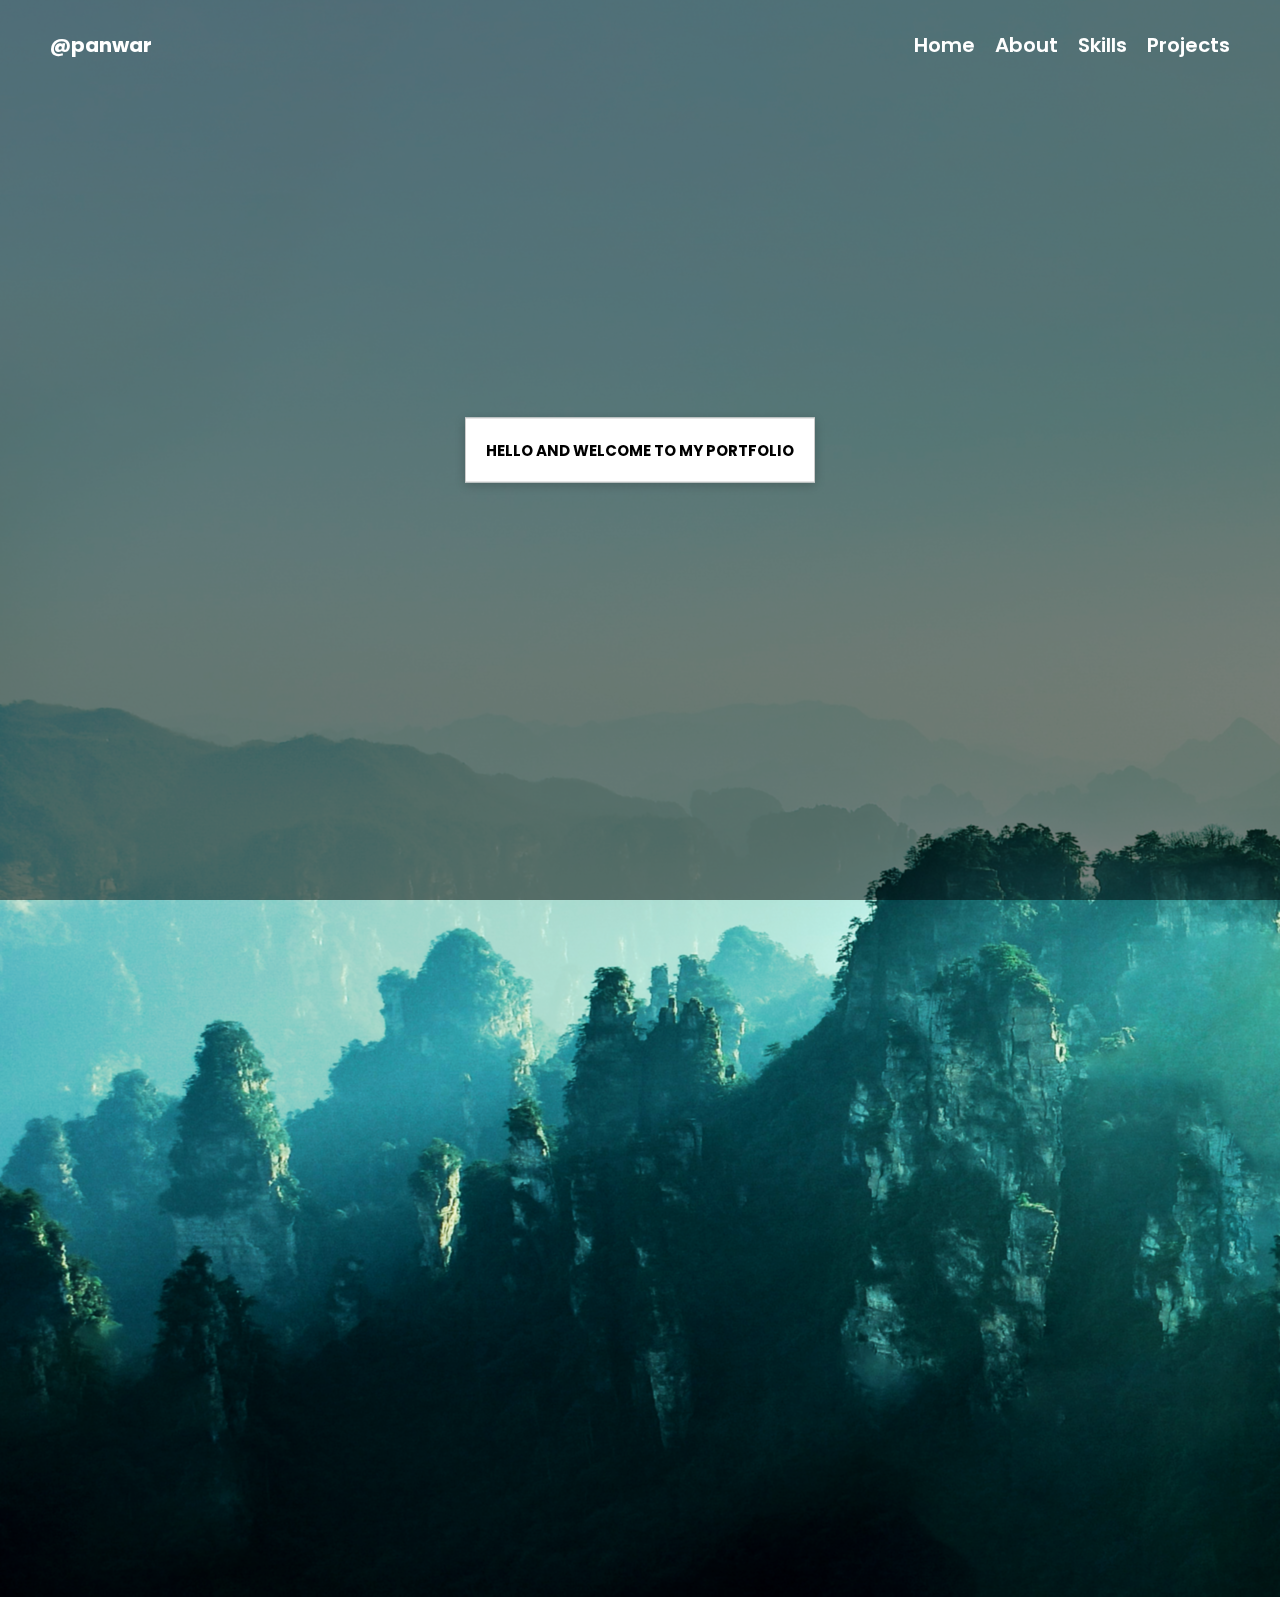
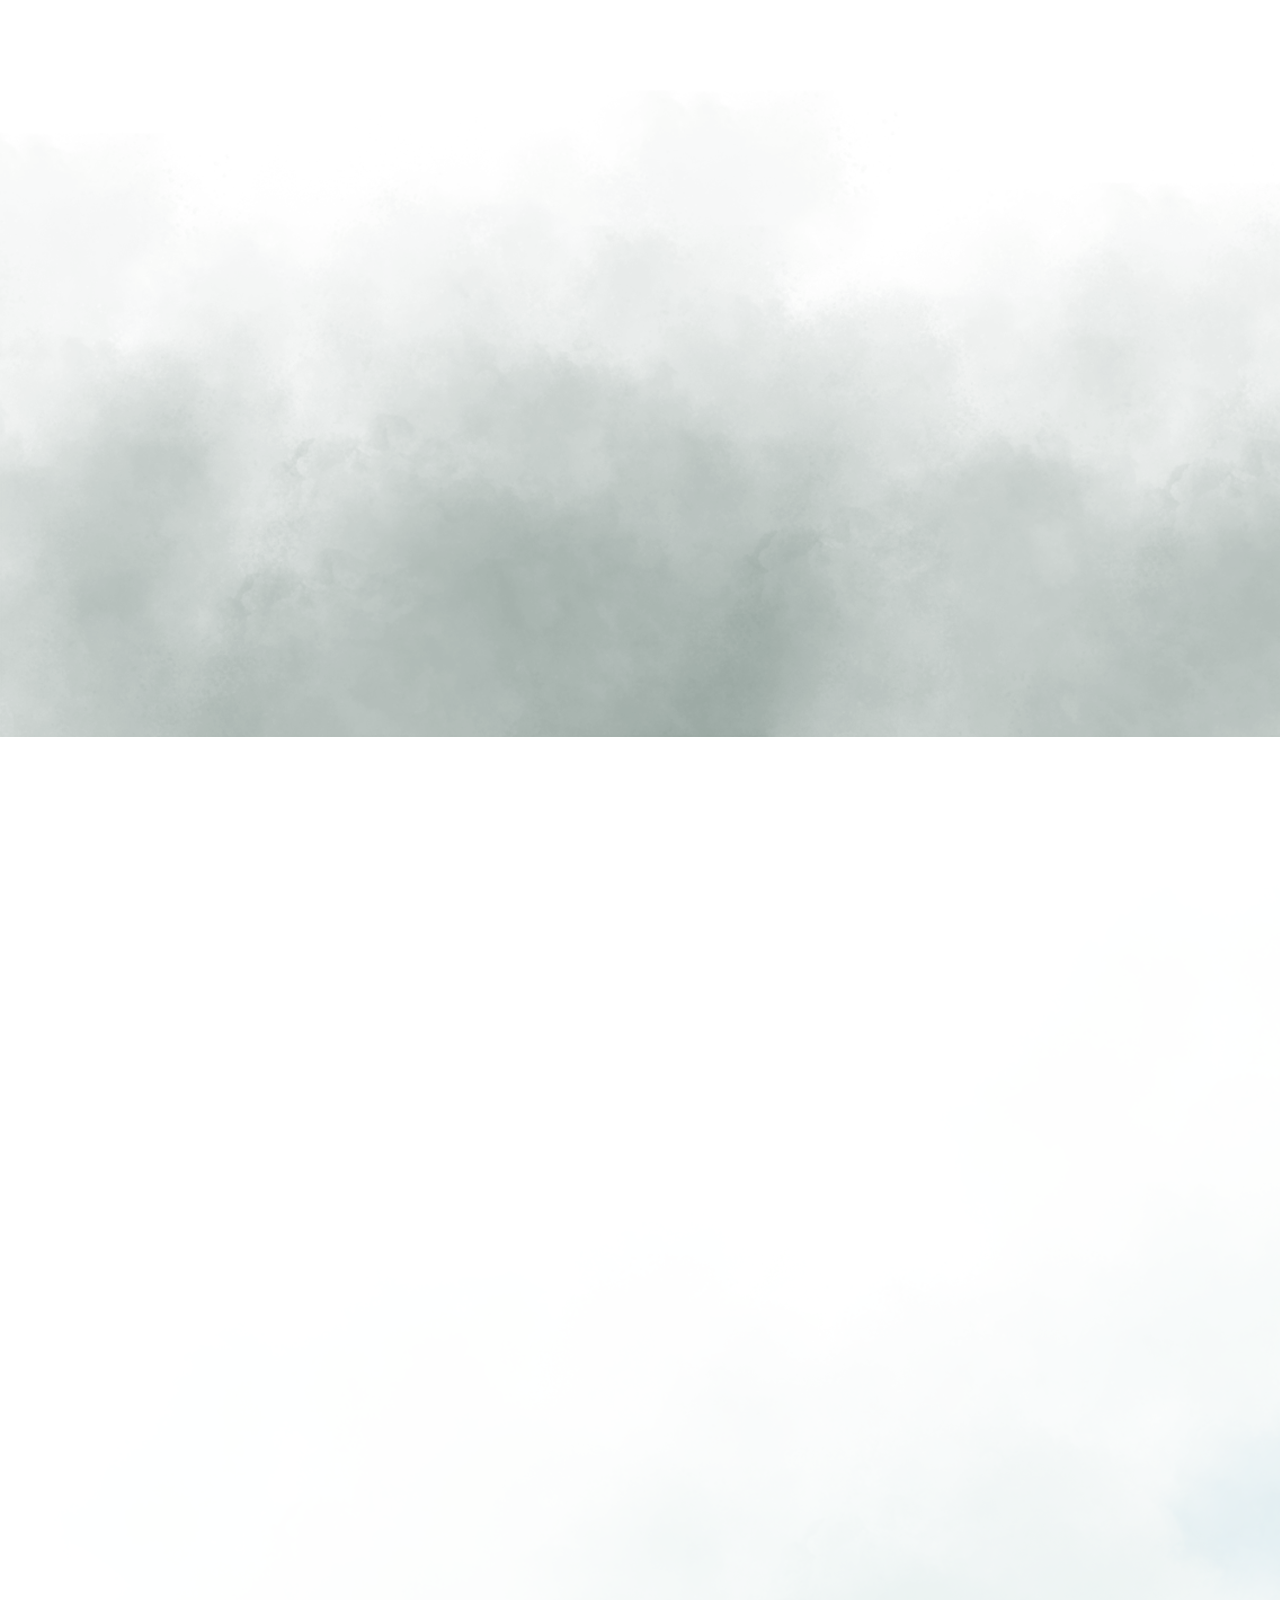
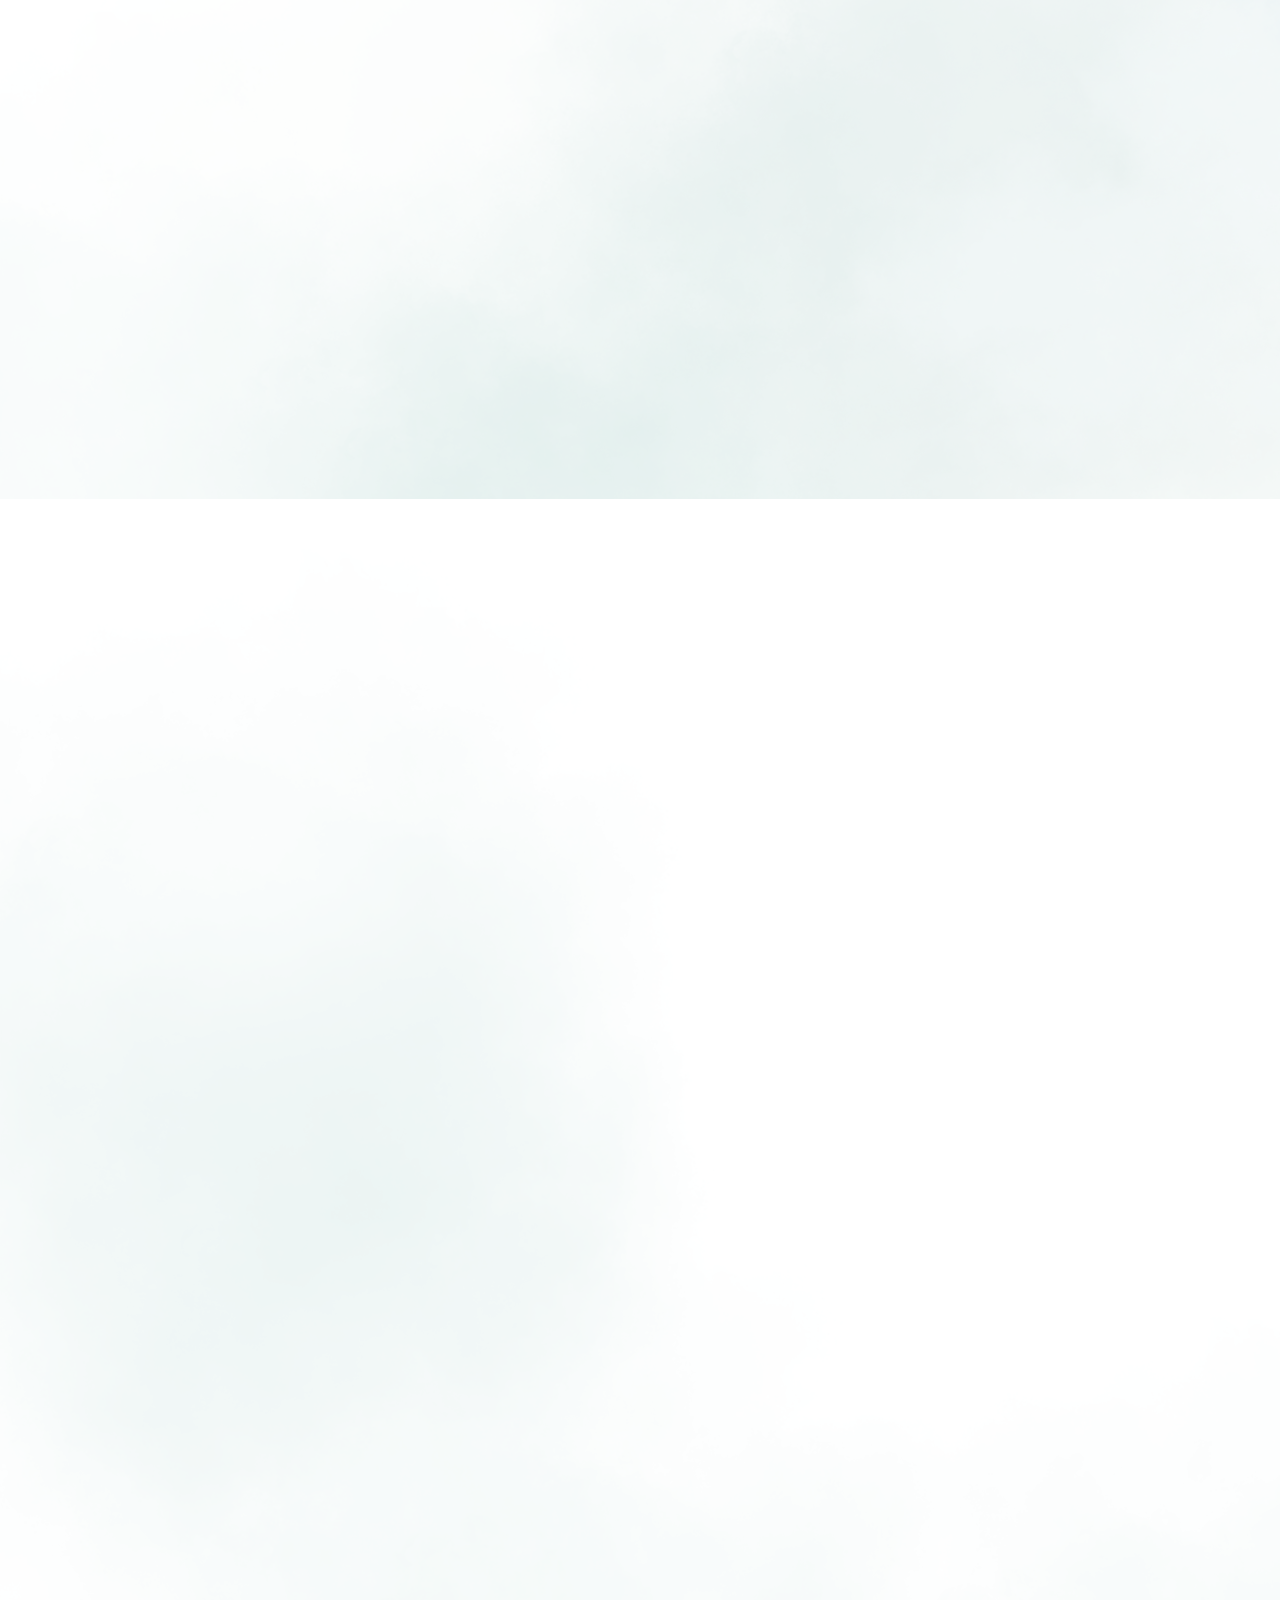
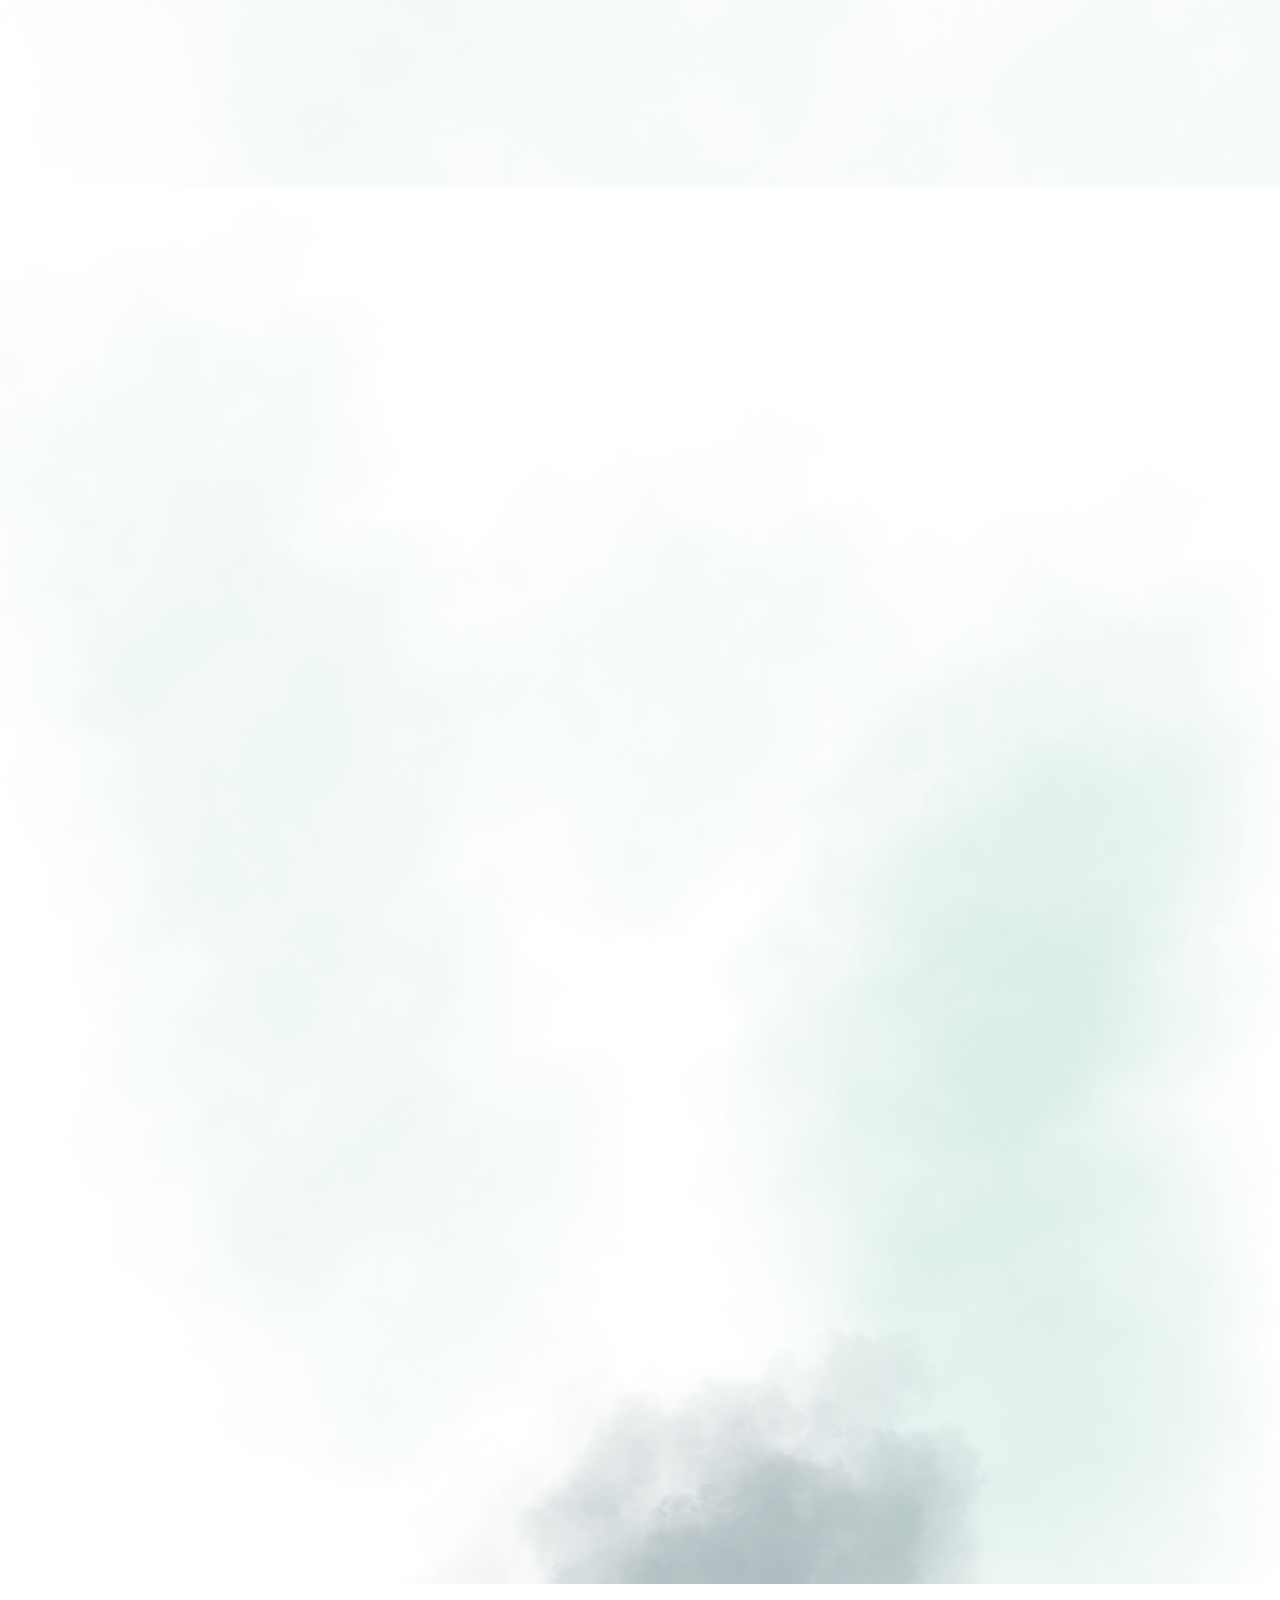
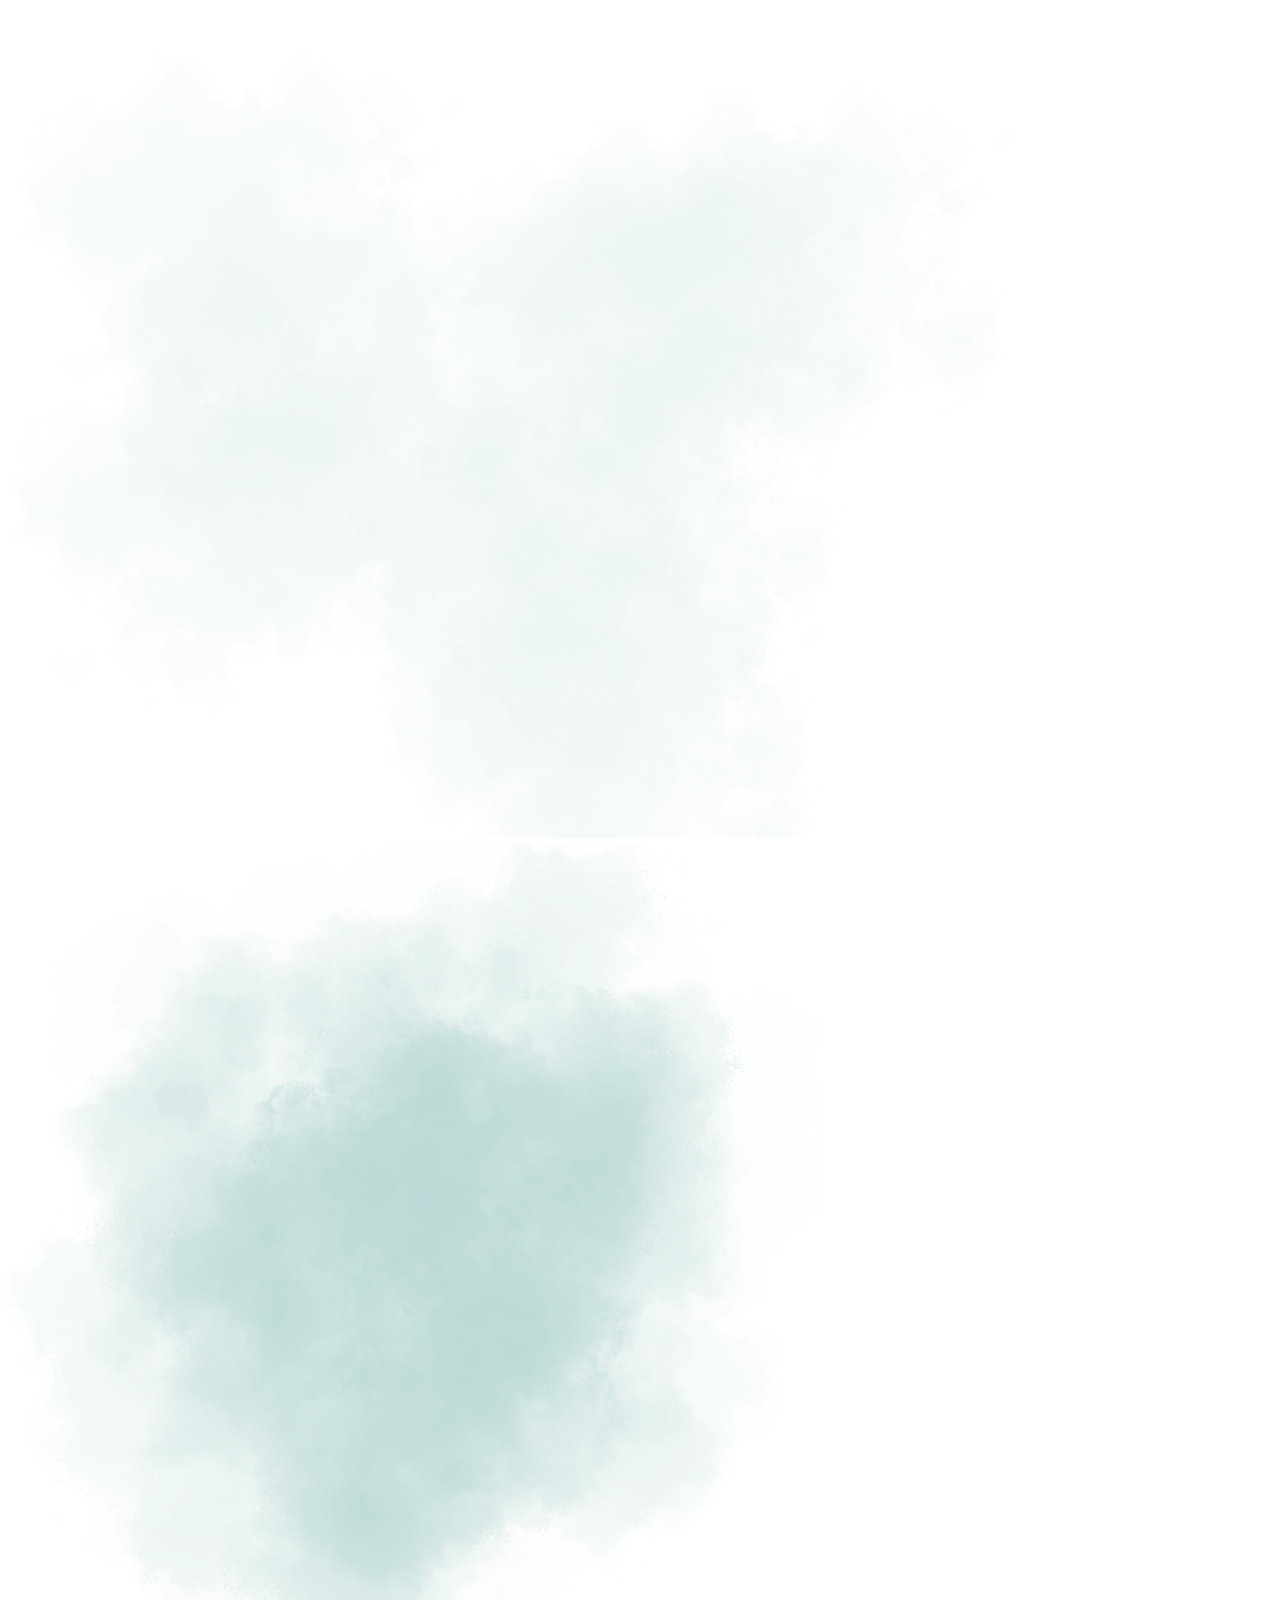
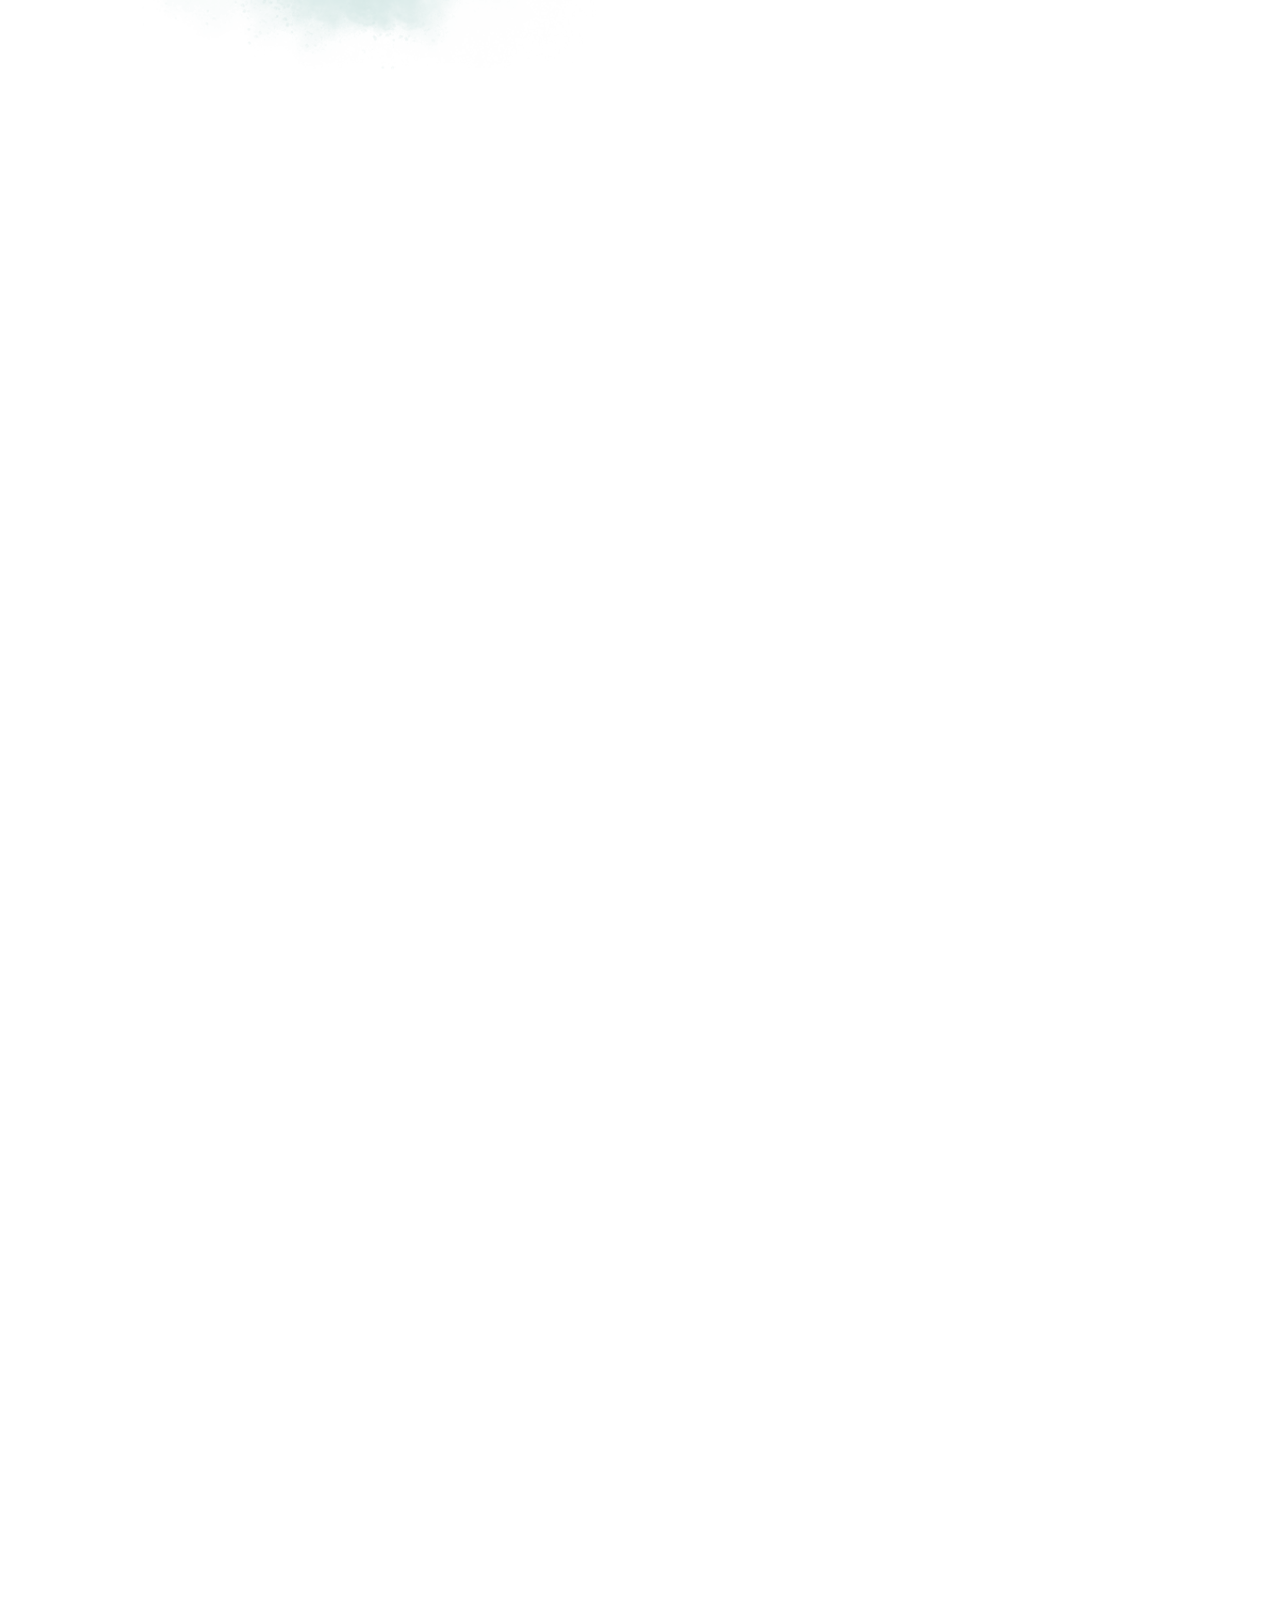
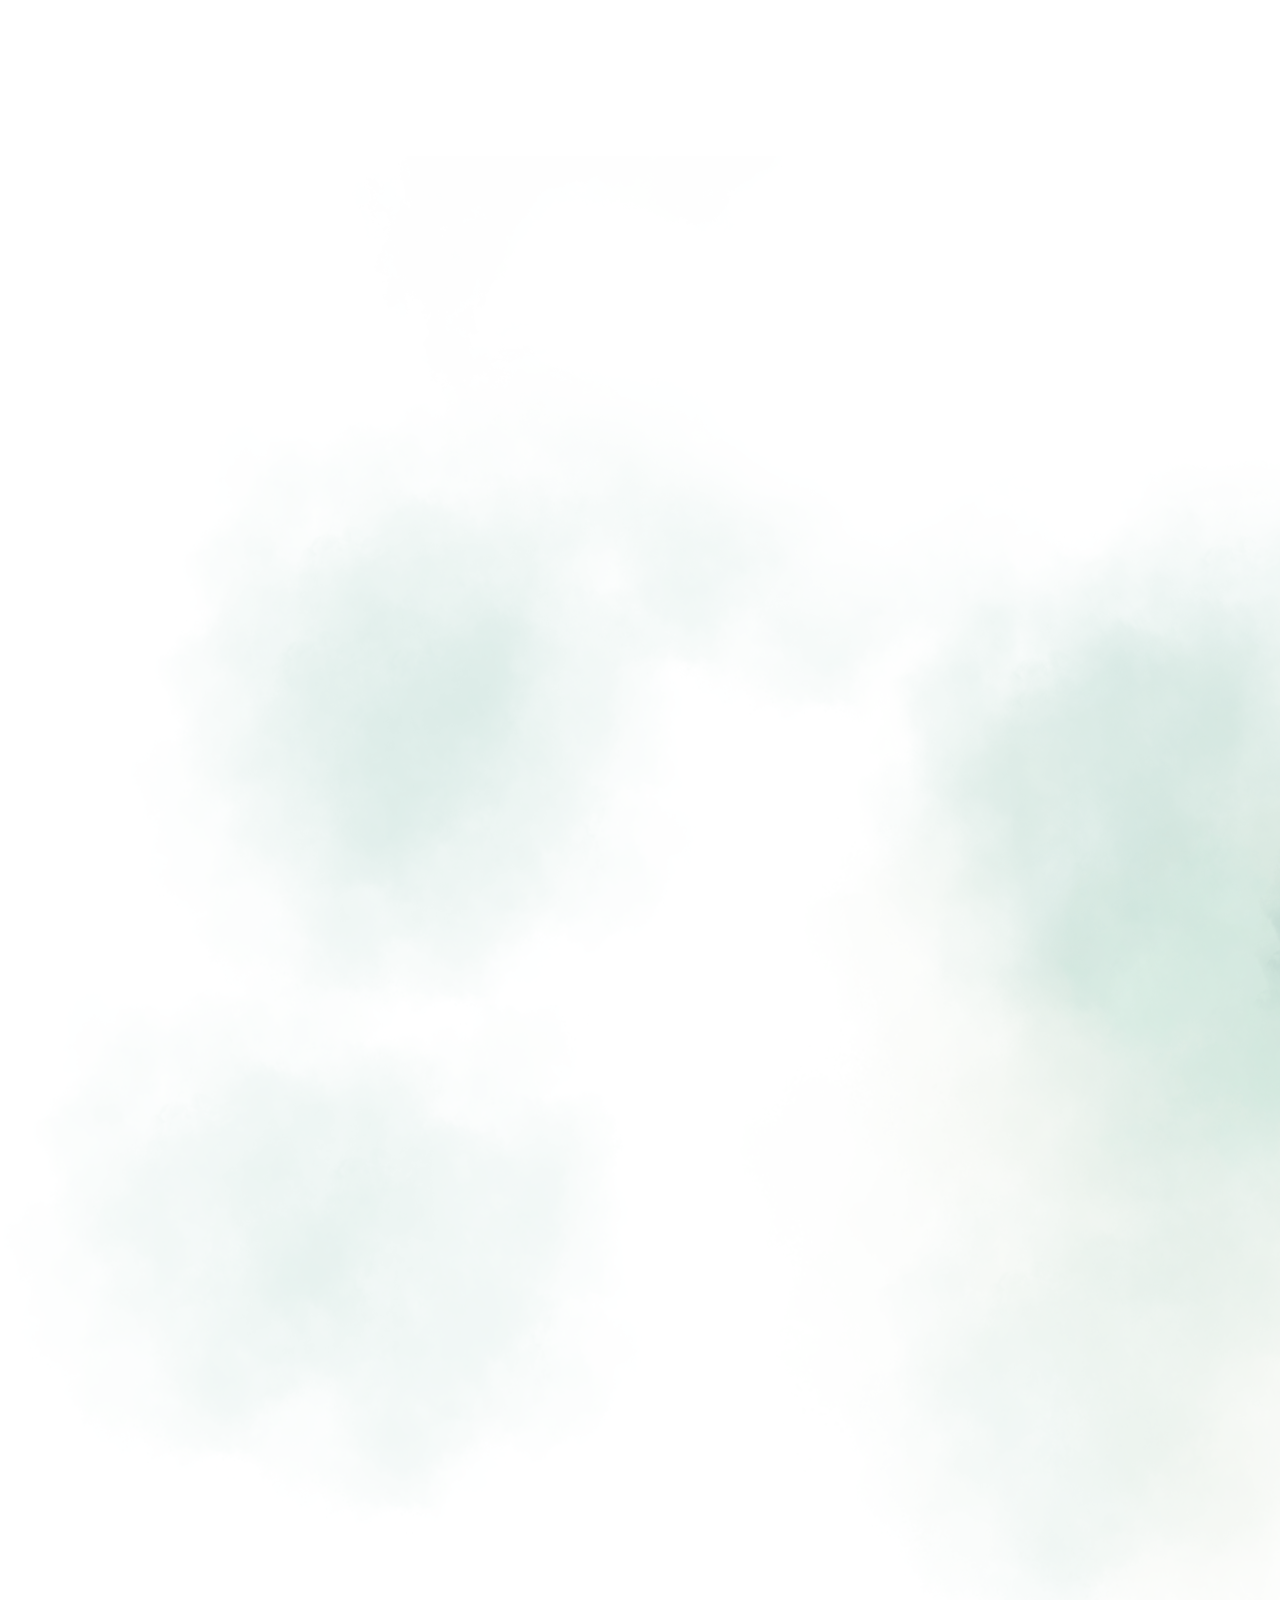
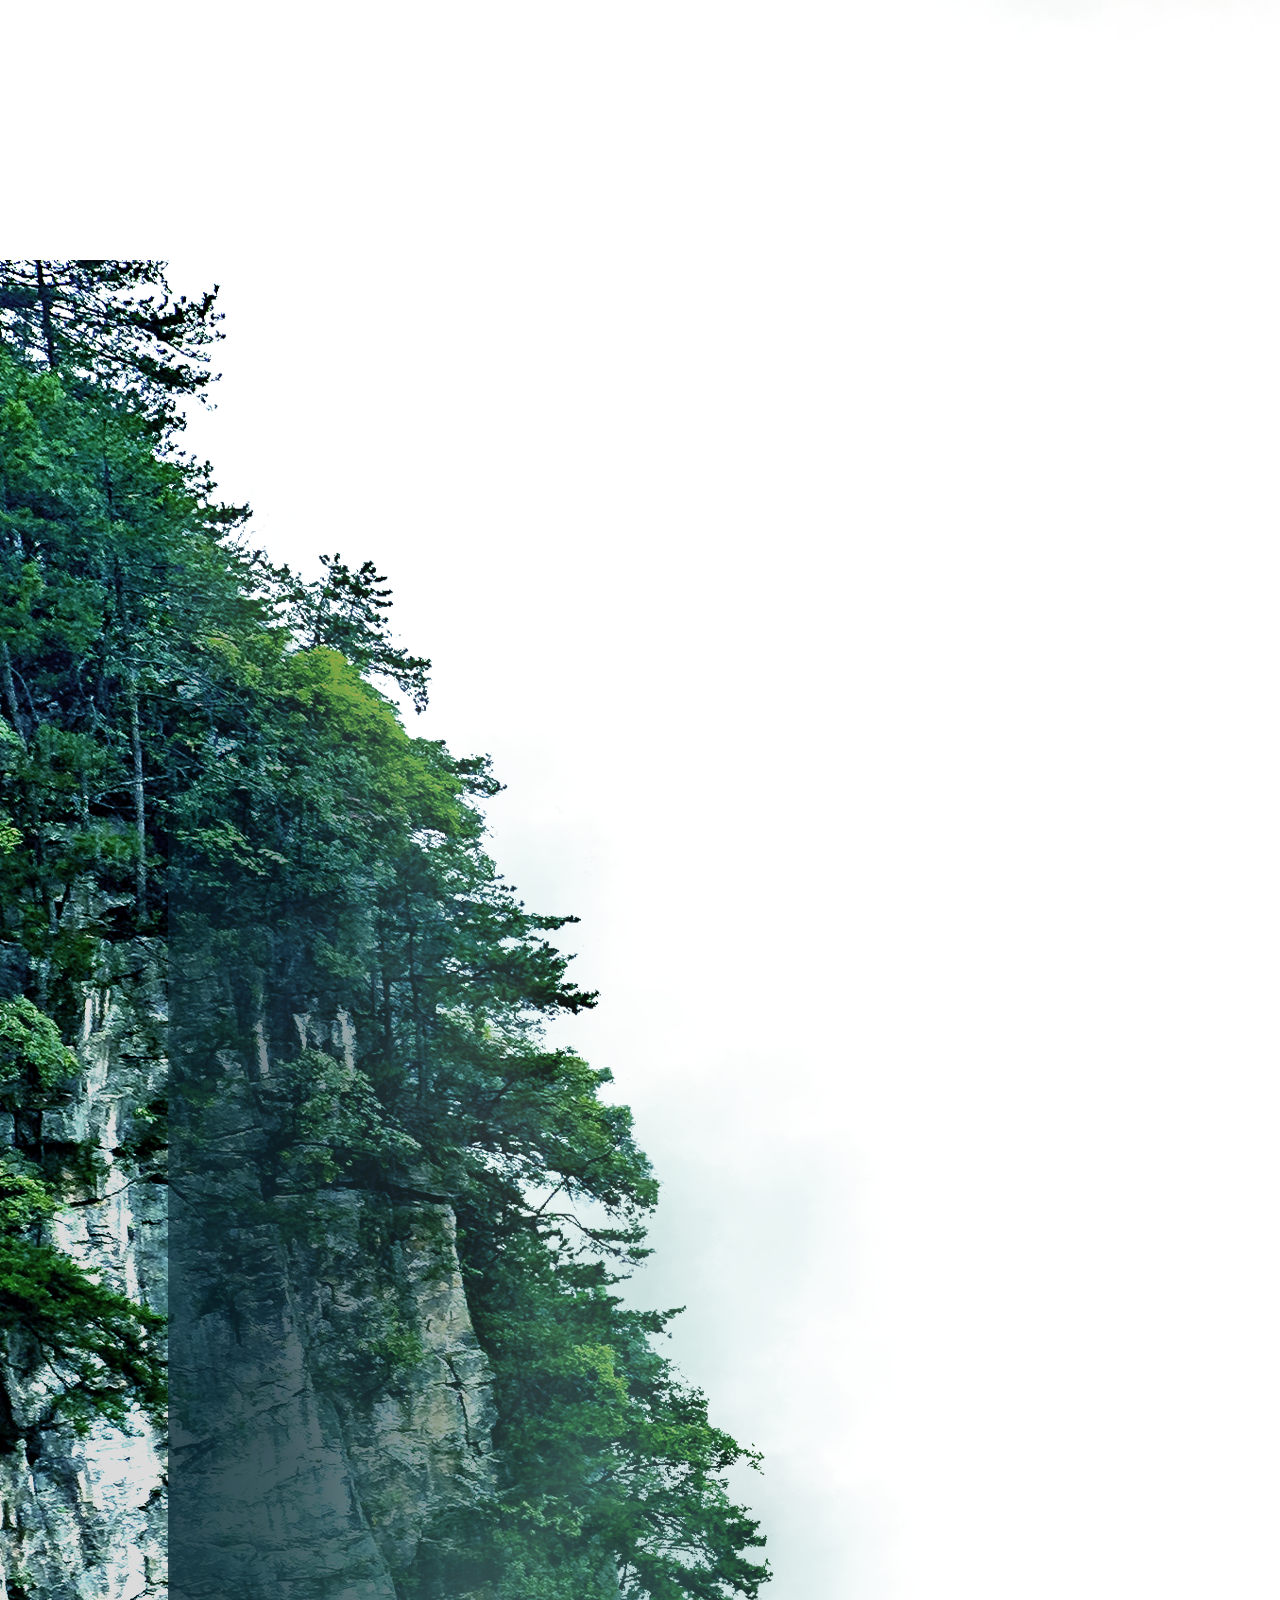
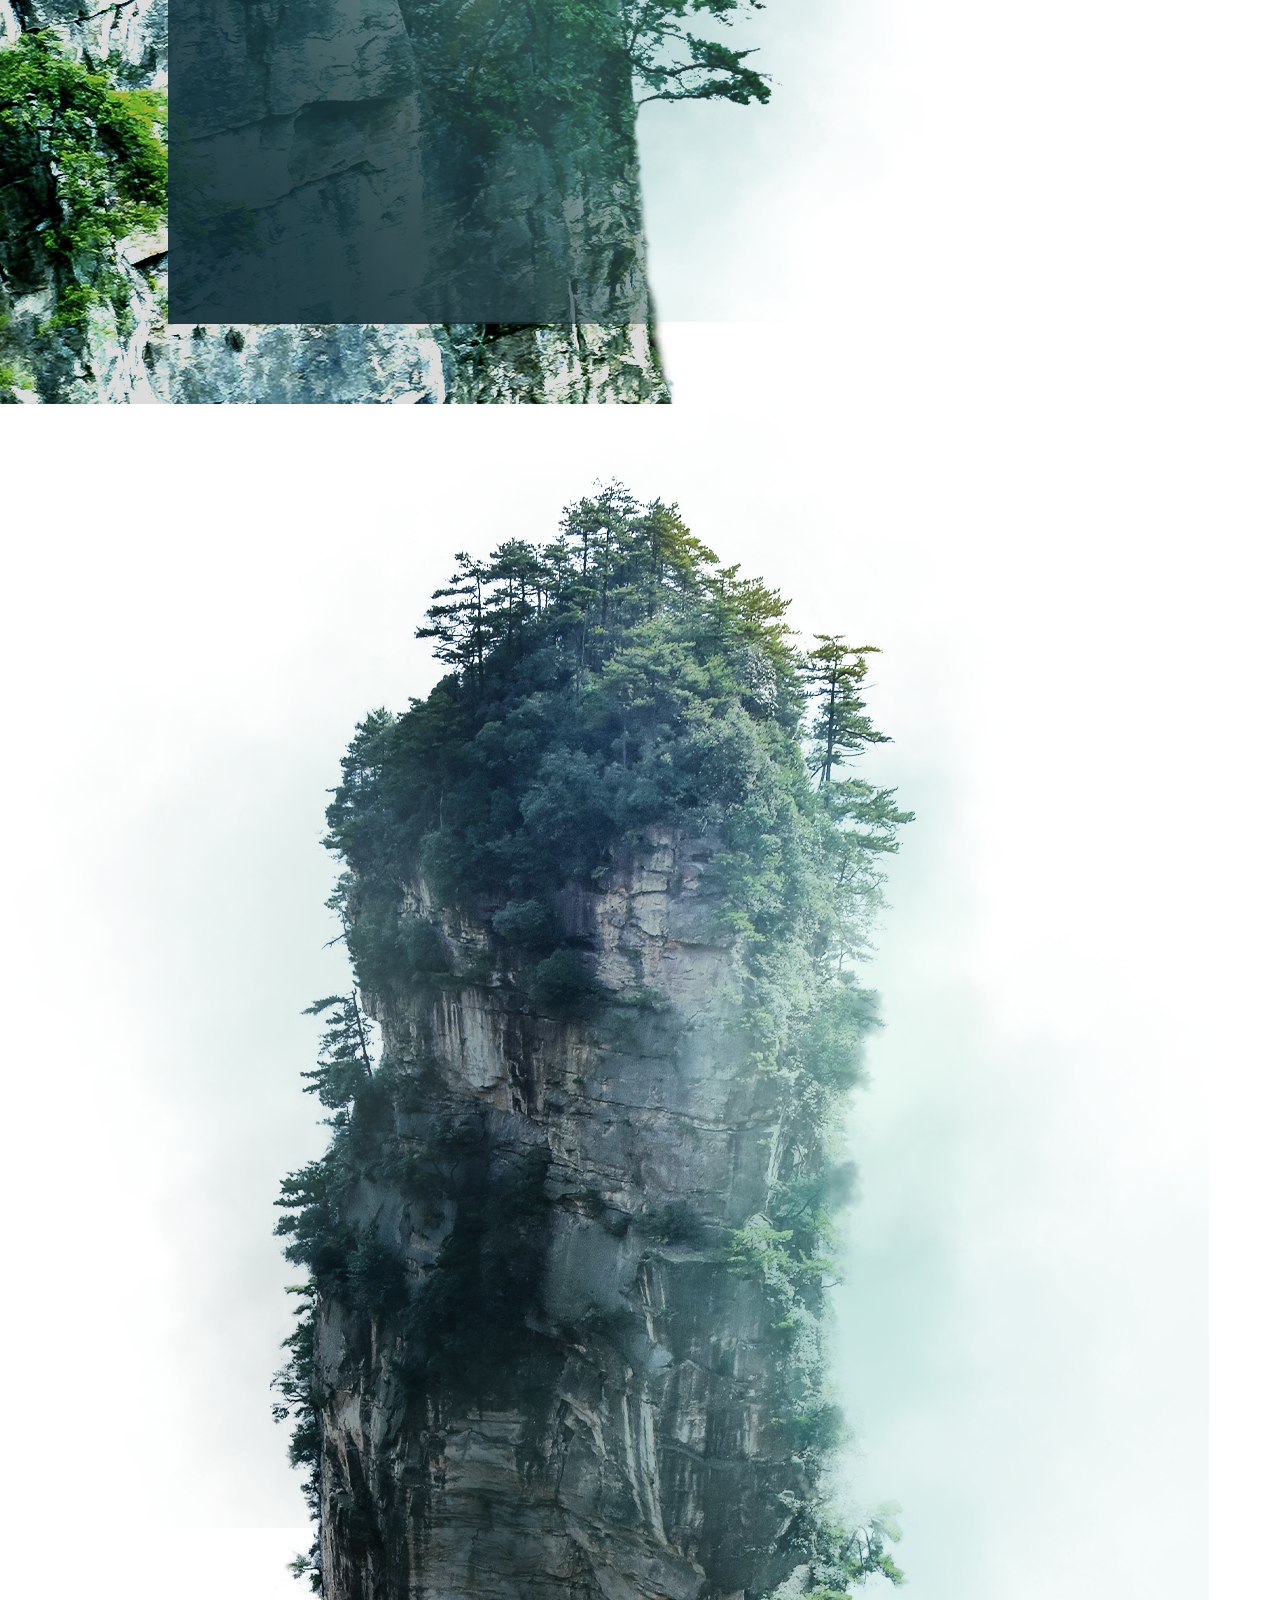
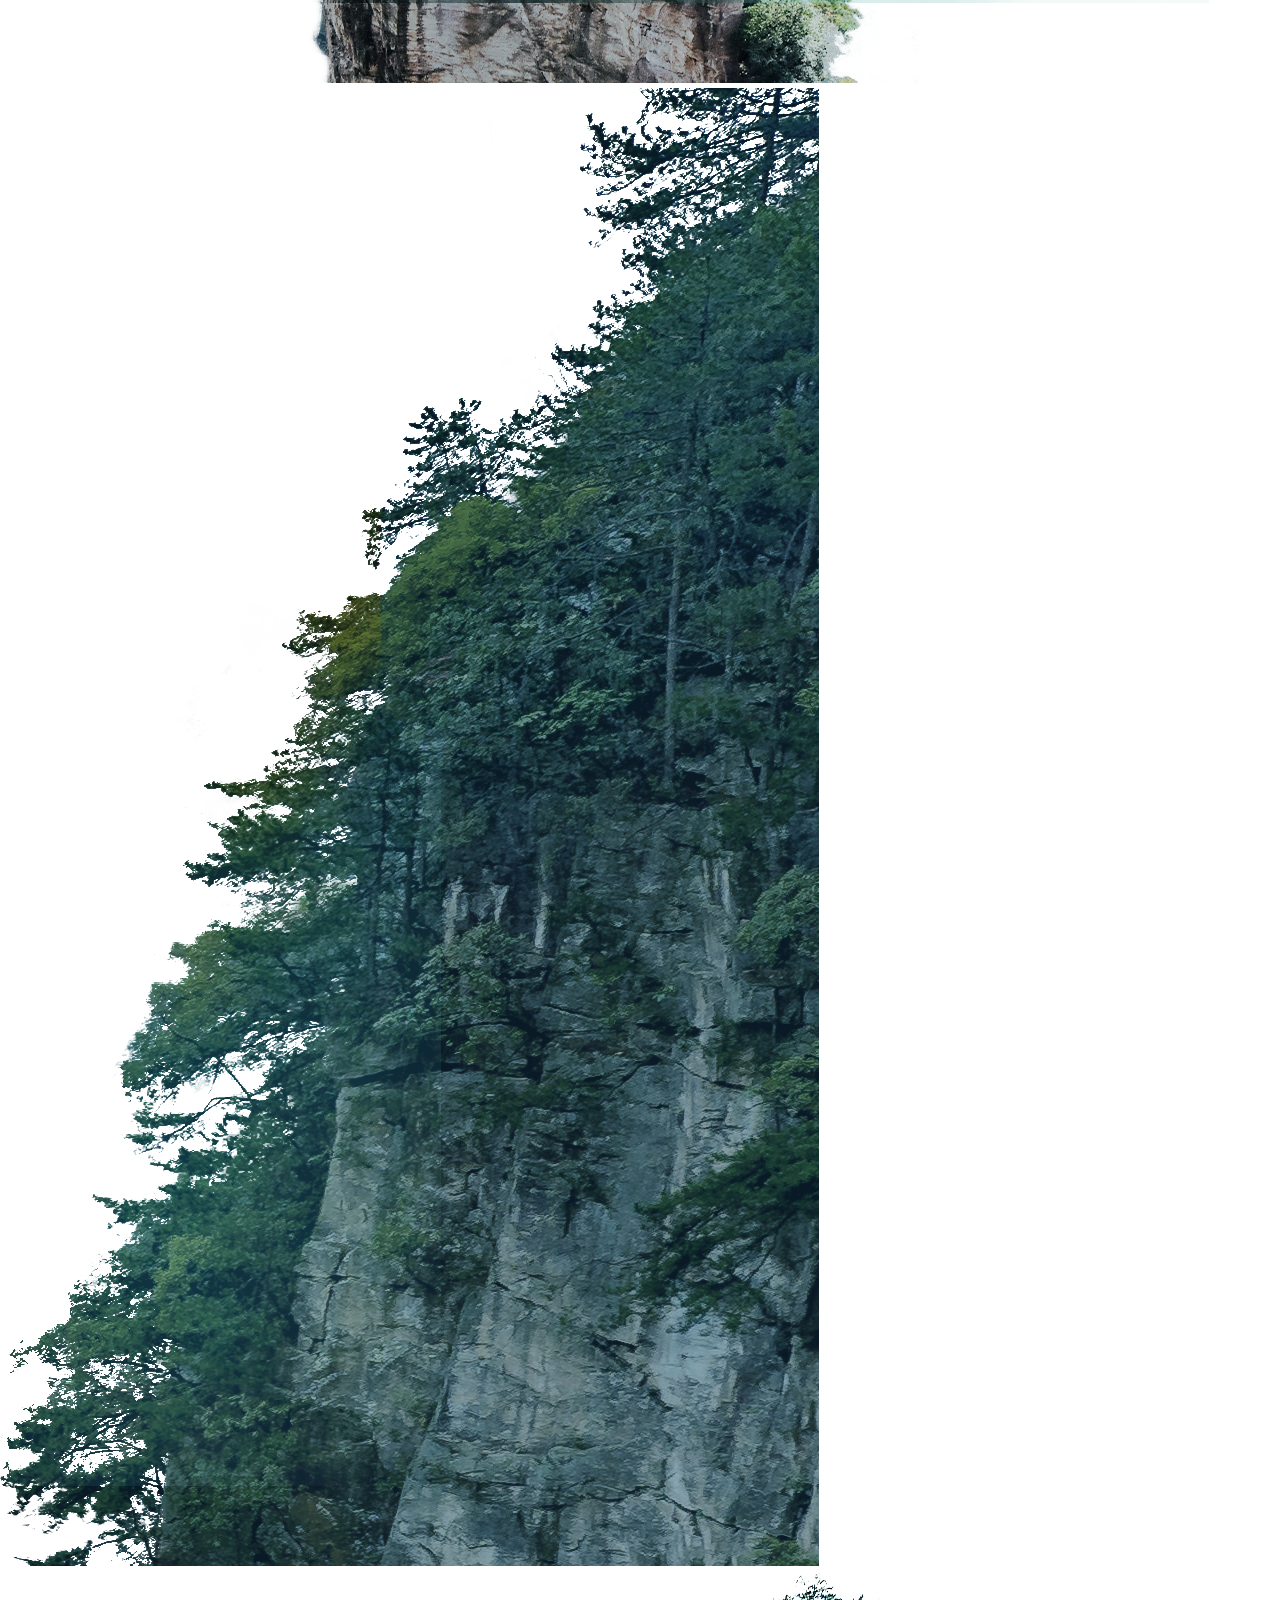
<file: index.html>
<!DOCTYPE html>
<html lang="en">
  <head>
    <meta name="viewport" content="width=device-width, initial-scale=1.0" />
    <title>Home</title>
    <link rel="icon" href="IMG/icon.png" />
    <!-- Font Awesome Icons -->
    <link
      rel="stylesheet"
      href="https://cdnjs.cloudflare.com/ajax/libs/font-awesome/6.0.0-beta3/css/all.min.css"
    />
    <!-- Google Fonts -->
    <link
      href="https://fonts.googleapis.com/css2?family=Poppins:wght@600;700&display=swap"
      rel="stylesheet"
    />
    <!-- Stylesheet -->
    <link rel="stylesheet" href="STYLE/index.css" />
  </head>
  <body>
    <div id="preloader">
      <img src="GIF/preloader.gif" id="PL" />
      <img src="GIF/Ashok_Chakra.gif" id="ASHOK_CHAKRA" />
      <audio id="preloadSound">
        <source src="./GIF/Lakshya.mp3" type="audio/mp3" />
      </audio>
    </div>

    <div class="overlay" id="overlay"></div>
    <div class="popup" id="popup">
      <h2 id="greeting">HELLO AND WELCOME TO MY PORTFOLIO</h2>
    </div>

    <header>
      <nav>
        <a id="logo">@panwar</a>
        <i class="fas fa-bars" id="ham-menu"></i>
        <ul id="nav-bar">
          <li>
            <a href="index.html" id="blink">Home</a>
          </li>
          <li>
            <a href="HTML/about.html">About</a>
          </li>
          <li>
            <a href="HTML/skills.html">Skills</a>
          </li>
          <li>
            <a href="HTML/projects.html">Projects</a>
          </li>
        </ul>
      </nav>
    </header>
    <main id="parallax">
      <div class="vignette"></div>
      <img
        src="IMG/background.png"
        class="Parallax"
        id="bgd"
        data-speedx="0.3"
        data-speedy="0.38"
        data-speedz="0"
        data-rotation="0"
      />
      <img src="IMG/black_shadow.png" class="Parallax" id="bs" />
      <img
        src="IMG/fog_1.png"
        class="Parallax"
        id="f1"
        data-speedx="0.12"
        data-speedy="0.01"
        data-speedz="0"
        data-rotation="0"
      />
      <img
        src="IMG/fog_2.png"
        class="Parallax"
        id="f2"
        data-speedx="0.35"
        data-speedy="0.01"
        data-speedz="0"
        data-rotation="0"
      />
      <img
        src="IMG/fog_3.png"
        class="Parallax"
        id="f3"
        data-speedx="0.11"
        data-speedy="0.018"
        data-speedz="0"
        data-rotation="0"
      />
      <img
        src="IMG/fog_4.png"
        class="Parallax"
        id="f4"
        data-speedx="0.135"
        data-speedy="0.04"
        data-speedz="0"
        data-rotation="0"
      />
      <img
        src="IMG/fog_5.png"
        class="Parallax"
        id="f5"
        data-speedx="0.16"
        data-speedy="0.105"
        data-speedz="0"
        data-rotation="0"
      />
      <img
        src="IMG/fog_6.png"
        class="Parallax"
        id="f6"
        data-speedx="0.25"
        data-speedy="0.28"
        data-speedz="0"
        data-rotation="0"
      />
      <img
        src="IMG/fog_7.png"
        class="Parallax"
        id="f7"
        data-speedx="0.27"
        data-speedy="0.32"
        data-speedz="0"
        data-rotation="0"
      />
      <img
        src="IMG/mountain_1.png"
        class="Parallax"
        id="m1"
        data-speedx="0.027"
        data-speedy="0.018"
        data-speedz="0.53"
        data-rotation="0.2"
      />
      <img
        src="IMG/mountain_2.png"
        class="Parallax"
        id="m2"
        data-speedx="0.0235"
        data-speedy="0.013"
        data-speedz="0.42"
        data-rotation="0.15"
      />
      <img
        src="IMG/mountain_3.png"
        class="Parallax"
        id="m3"
        data-speedx="0.04"
        data-speedy="0.018"
        data-speedz="0"
        data-rotation="0"
      />
      <img
        src="IMG/mountain_4.png"
        class="Parallax"
        id="m4"
        data-speedx="0.059"
        data-speedy="0.024"
        data-speedz="0"
        data-rotation="0.14"
      />
      <img
        src="IMG/mountain_5.png"
        class="Parallax"
        id="m5"
        data-speedx="0.08"
        data-speedy="0.03"
        data-speedz="0.13"
        data-rotation="0"
      />
      <img
        src="IMG/mountain_6.png"
        class="Parallax"
        id="m6"
        data-speedx="0.065"
        data-speedy="0.05"
        data-speedz="0.05"
        data-rotation="0.12"
      />
      <img
        src="IMG/mountain_7.png"
        class="Parallax"
        id="m7"
        data-speedx="0.1"
        data-speedy="0.1"
        data-speedz="0"
        data-rotation="0.09"
      />
      <img
        src="IMG/mountain_8.png"
        class="Parallax"
        id="m8"
        data-speedx="0.1"
        data-speedy="0.11"
        data-speedz="0"
        data-rotation="0.02"
      />
      <img
        src="IMG/mountain_9.png"
        class="Parallax"
        id="m9"
        data-speedx="0.125"
        data-speedy="0.155"
        data-speedz="0.15"
        data-rotation="0.02"
      />
      <img
        src="IMG/mountain_10.png"
        class="Parallax"
        id="m10"
        data-speedx="0.195"
        data-speedy="0.305"
        data-speedz="0"
        data-rotation="0"
      />
      <img src="IMG/sun_rays.png" class="Parallax" id="sr" />
      <div
        id="TP"
        class="TextParallax"
        data-speedx="0.07"
        data-speedy="0.07"
        data-speedz="0"
        data-rotation="0.11"
      >
        <h1 id="h1">I am</h1>
        <h2 id="h2">Abhinav Panwar</h2>
      </div>
      <div id="contactmebtn">
        <img src="./IMG/contactme.png" id="contactmeimg" />
      </div>
      <div id="overlay2"></div>
      <div id="S7">
        <form id="form" action="https://api.web3forms.com/submit" method="POST">
          <h3 id="contactme">Contact me</h3>
          <input
            type="hidden"
            name="access_key"
            value="4b490f5d-d424-4b8a-8474-f18ac12f4b52"
          />
          <input
            type="text"
            name="name"
            placeholder="Your Name"
            required
            class="wao"
          />
          <input
            type="email"
            name="email"
            placeholder="Your E-mail"
            required
            class="wao"
          />
          <textarea
            name="message"
            placeholder="Your Message"
            required
            class="wao"
          ></textarea>
          <button type="submit" id="goo">Submit</button>
        </form>
      </div>
    </main>
    <!-- Script -->
    <script src="SCRIPT/index.js"></script>
  </body>
</html>
</file>
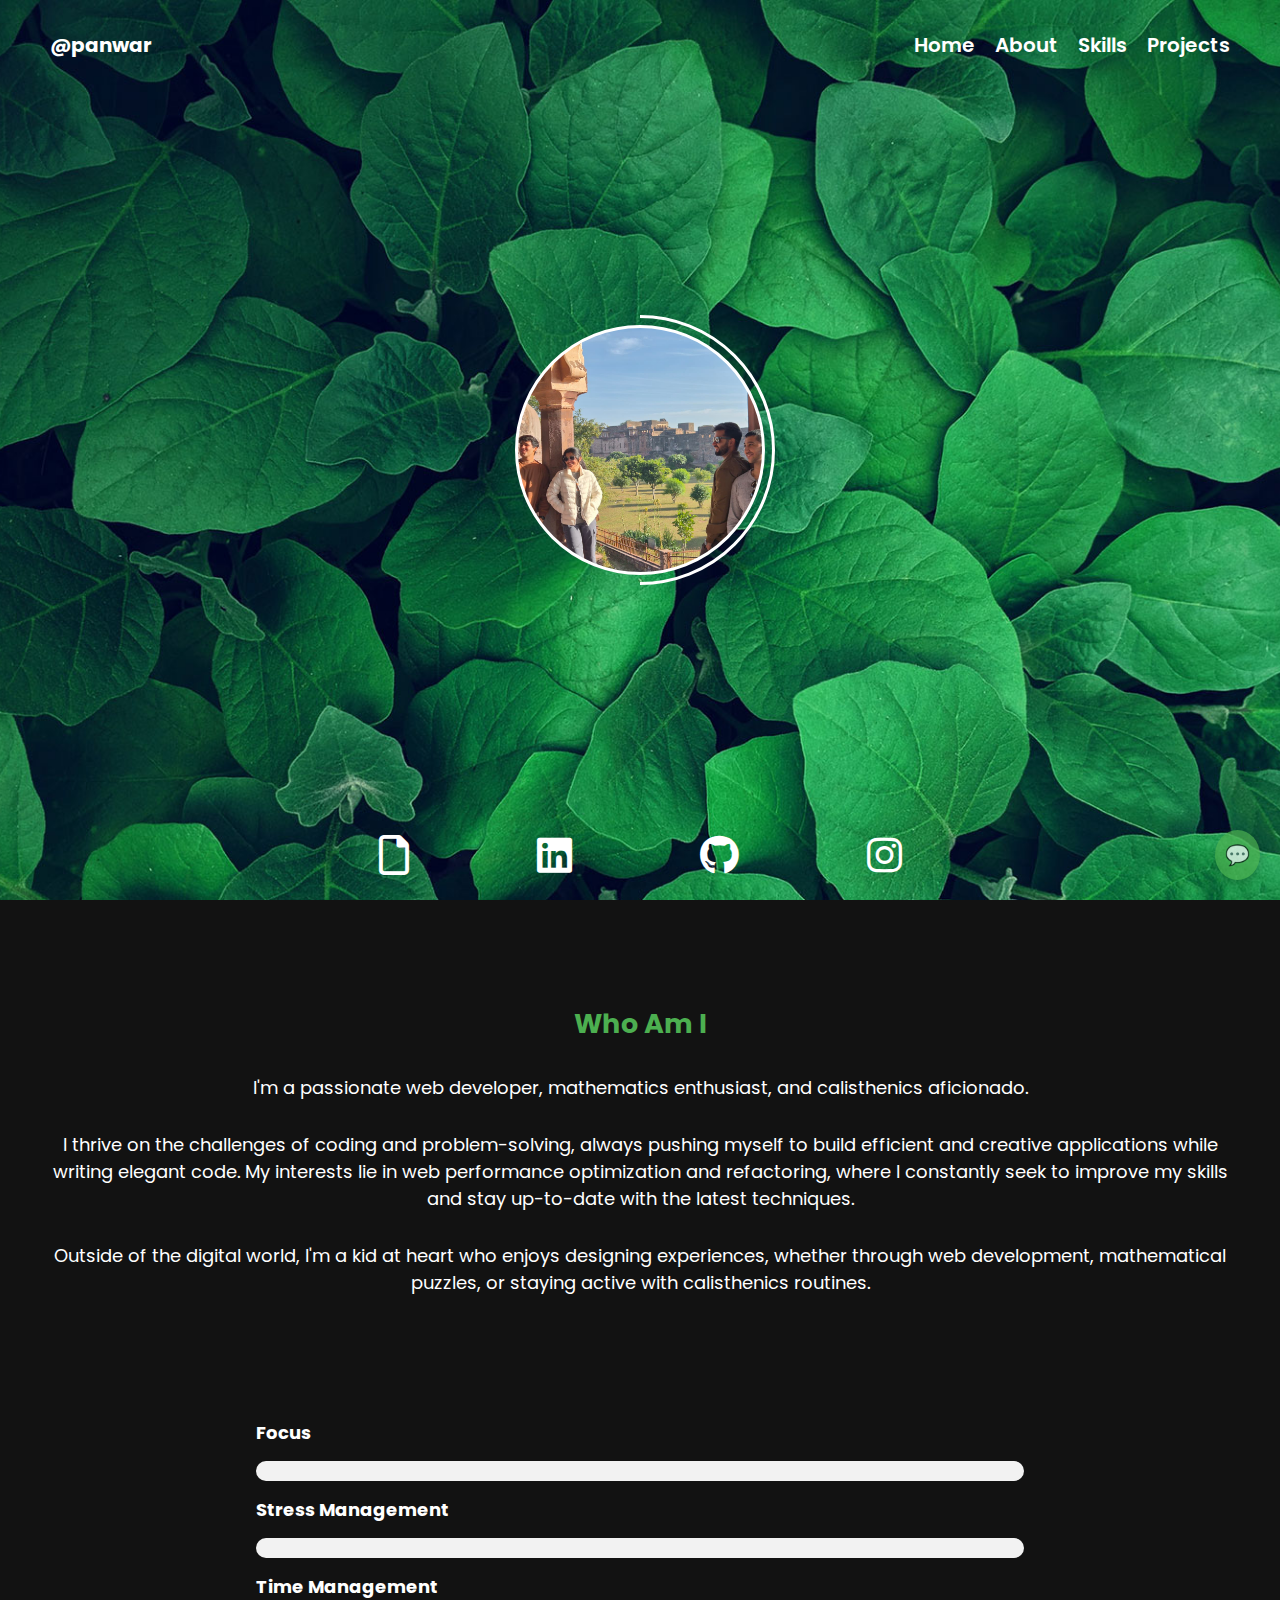
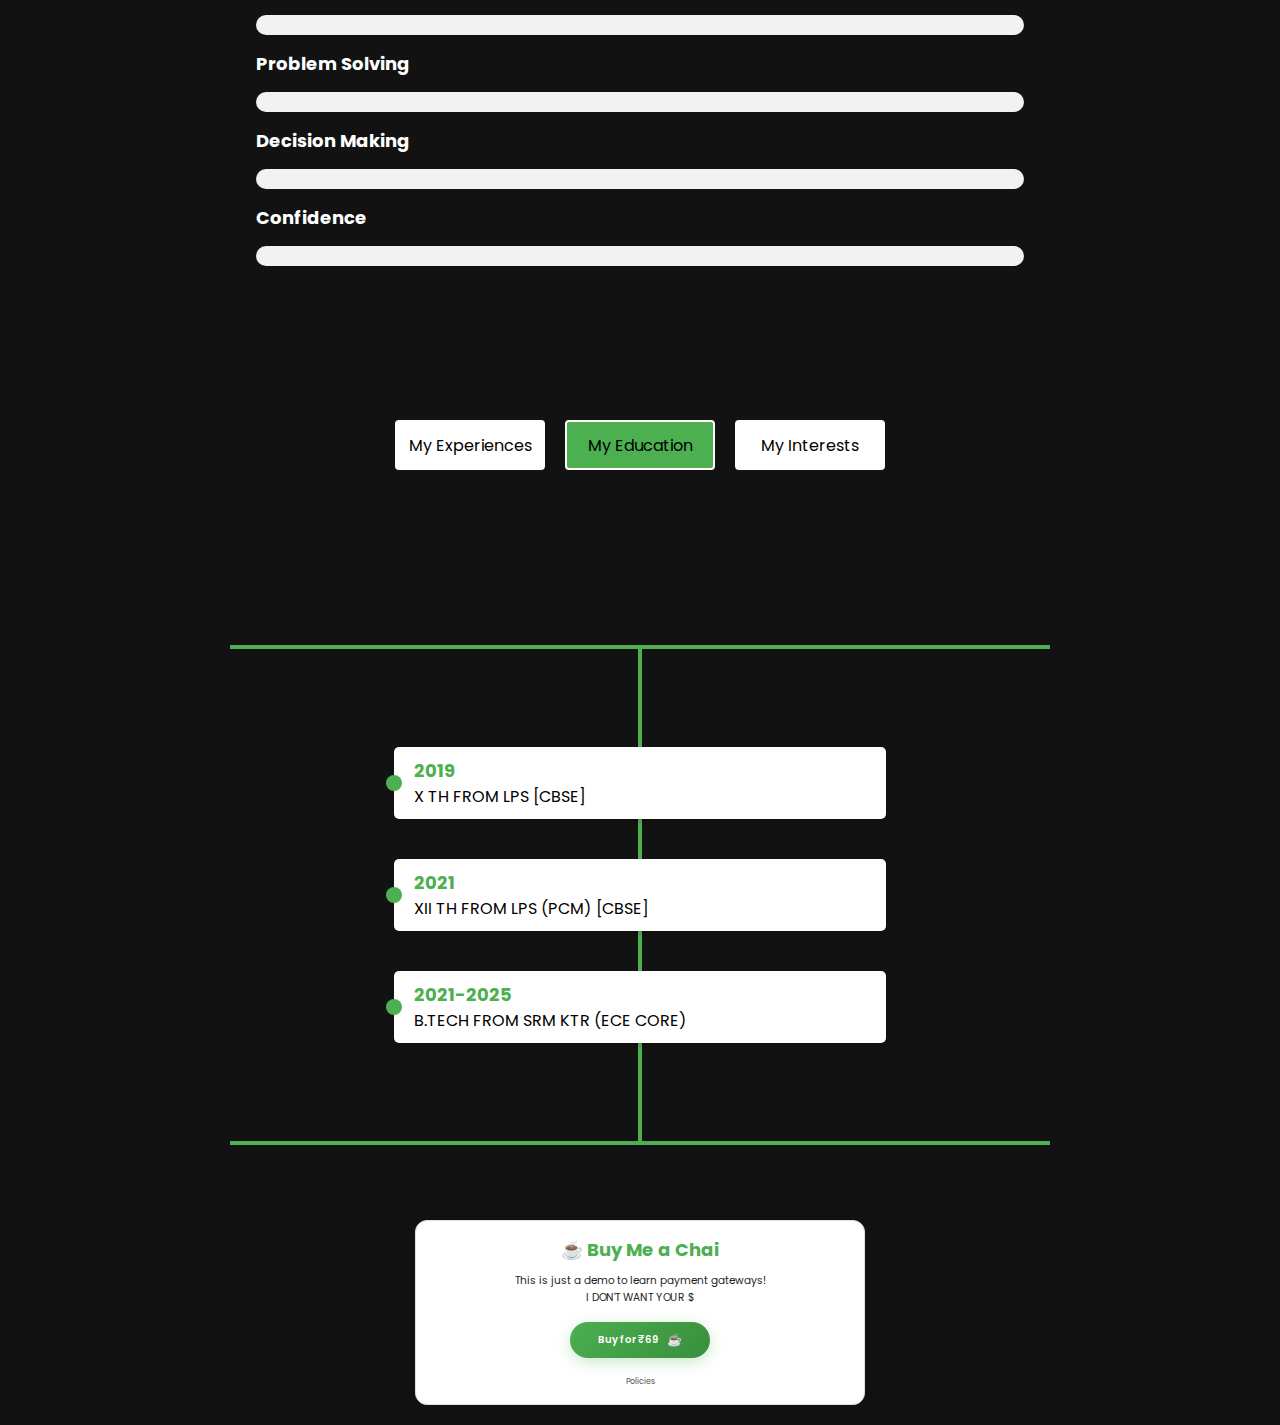
<file: HTML/about.html>
<!doctype html>
<html lang="en">
  <head>
    <meta charset="UTF-8" />
    <meta name="viewport" content="width=device-width, initial-scale=1.0" />
    <title>About</title>
    <link rel="icon" href="../IMG/icon.png" />
    <!-- Font Awesome Icons -->
    <link
      rel="stylesheet"
      href="https://cdnjs.cloudflare.com/ajax/libs/font-awesome/6.0.0-beta3/css/all.min.css"
    />
    <!-- Google Fonts -->
    <link
      href="https://fonts.googleapis.com/css2?family=Poppins:wght@600;700&display=swap"
      rel="stylesheet"
    />
    <link rel="stylesheet" href="../STYLE/about.css" />
    <style>
      .chai-container {
        max-width: 450px;
        width: 90%;
        margin: 2rem auto;
        padding: clamp(1rem, 3vw, 1.5rem);
        background: #ffffff;
        border-radius: 12px;
        box-shadow: 0 4px 20px rgba(0, 0, 0, 0.08);
        border: 1px solid #e0e0e0;
        transition: all 0.3s ease;
        cursor: default;
      }

      .chai-container:hover {
        transform: translateY(-4px);
        box-shadow: 0 8px 25px rgba(0, 0, 0, 0.12);
      }

      .chai-title {
        color: #4caf50;
        text-align: center;
        margin-bottom: clamp(0.5rem, 2vw, 1rem);
        font-size: clamp(1.5rem, 5vw, 1.8rem);
        animation: pulse 2s infinite;
      }

      .chai-text {
        color: #222;
        text-align: center;
        margin-bottom: clamp(1rem, 3vw, 1.5rem);
        line-height: 1.6;
        font-size: clamp(0.95rem, 3vw, 1.05rem);
      }

      .chai-button {
        display: flex;
        align-items: center;
        justify-content: center;
        gap: 8px;
        margin: 0 auto;
        padding: clamp(0.75rem, 2vw, 0.9rem) clamp(1.25rem, 4vw, 1.5rem);
        background: linear-gradient(135deg, #4caf50, #388e3c);
        color: #ffffff;
        border: none;
        border-radius: 50px;
        font-size: clamp(0.9rem, 3.5vw, 1rem);
        font-weight: 600;
        cursor: pointer;
        transition: all 0.3s ease;
        box-shadow: 0 4px 15px rgba(76, 175, 80, 0.3);
        overflow: hidden;
        position: relative;
        min-width: 140px;
      }

      .chai-button:hover {
        transform: translateY(-2px);
        box-shadow: 0 6px 20px rgba(76, 175, 80, 0.4);
      }

      .chai-button:active {
        transform: translateY(0);
      }

      .chai-button .button-icon {
        transition: transform 0.3s ease;
        font-size: clamp(1rem, 4vw, 1.2rem);
      }

      .chai-button:hover .button-icon {
        transform: scale(1.2) rotate(10deg);
      }

      .chai-footer {
        margin-top: clamp(1rem, 3vw, 1.5rem);
        text-align: center;
      }

      .policy-link {
        color: #555;
        font-size: clamp(0.7rem, 2.5vw, 0.8rem);
        text-decoration: none;
        transition: color 0.2s ease;
      }

      .policy-link:hover {
        color: #4caf50;
        text-decoration: underline;
      }

      @keyframes pulse {
        0% {
          transform: scale(1);
        }
        50% {
          transform: scale(1.05);
        }
        100% {
          transform: scale(1);
        }
      }

      .chai-button::after {
        content: "";
        position: absolute;
        width: 100%;
        height: 100%;
        top: 0;
        left: 0;
        background: radial-gradient(
            circle,
            rgba(255, 255, 255, 0.8) 1%,
            transparent 1%
          )
          center/15000% no-repeat;
        opacity: 0;
        transition:
          opacity 0.5s,
          background-size 0.5s;
      }

      .chai-button:active::after {
        background-size: 100%;
        opacity: 0.2;
        transition: 0s;
      }

      @media (max-width: 500px) {
        .chai-container {
          width: 95%;
          padding: 1rem;
        }

        .chai-button {
          width: 100%;
        }
      }

      @media (max-width: 320px) {
        .chai-title {
          font-size: 1.3rem;
        }

        .chai-text {
          font-size: 0.85rem;
        }
      }
    </style>
  </head>
  <body>
    <header>
      <nav>
        <a id="logo">@panwar</a>
        <i class="fas fa-bars" id="ham-menu"></i>
        <ul id="nav-bar">
          <li>
            <a href="../index.html">Home</a>
          </li>
          <li>
            <a href="about.html" id="blink">About</a>
          </li>
          <li>
            <a href="skills.html">Skills</a>
          </li>
          <li>
            <a href="projects.html">Projects</a>
          </li>
        </ul>
      </nav>
    </header>
    <section id="S1">
      <div id="midsec">
        <div id="profile"></div>
        <div id="arc"></div>
      </div>
      <div id="handles">
        <a
          class="fa-regular fa-file fa-2xl"
          href="../DOC/Resume.pdf"
          target="_blank"
        ></a>
        <a
          class="fa-brands fa-linkedin fa-2xl"
          href="https://www.linkedin.com/in/4bhinavpanwar/"
          target="_blank"
        ></a>
        <a
          class="fa-brands fa-github fa-2xl"
          href="https://github.com/ABHINAVpanwar"
          target="_blank"
        ></a>
        <a
          class="fa-brands fa-instagram fa-2xl"
          href="https://www.instagram.com/4bhinavpanwar/"
          target="_blank"
        ></a>
      </div>
    </section>
    <div id="FH">
      <h2 id="heading">Who Am I</h2>
      <p>
        I'm a passionate web developer, mathematics enthusiast, and calisthenics
        aficionado.
      </p>
      <p>
        I thrive on the challenges of coding and problem-solving, always pushing
        myself to build efficient and creative applications while writing
        elegant code. My interests lie in web performance optimization and
        refactoring, where I constantly seek to improve my skills and stay
        up-to-date with the latest techniques.
      </p>
      <p>
        Outside of the digital world, I'm a kid at heart who enjoys designing
        experiences, whether through web development, mathematical puzzles, or
        staying active with calisthenics routines.
      </p>
    </div>
    <div id="SH">
      <div class="skill-bar">
        <div class="skill-name">Focus</div>
        <div class="bar-container">
          <div class="bar" id="F"></div>
        </div>
        <div class="skill-name">Stress Management</div>
        <div class="bar-container">
          <div class="bar" id="SM"></div>
        </div>
        <div class="skill-name">Time Management</div>
        <div class="bar-container">
          <div class="bar" id="TM"></div>
        </div>
        <div class="skill-name">Problem Solving</div>
        <div class="bar-container">
          <div class="bar" id="PS"></div>
        </div>
        <div class="skill-name">Decision Making</div>
        <div class="bar-container">
          <div class="bar" id="DM"></div>
        </div>
        <div class="skill-name">Confidence</div>
        <div class="bar-container">
          <div class="bar" id="C"></div>
        </div>
      </div>
    </div>
    <div id="B1">
      <button id="experience" class="btn" onclick="f1()">My Experiences</button>
      <button id="education" class="btn" onclick="f2()">My Education</button>
      <button id="interest" class="btn" onclick="f3()">My Interests</button>
    </div>
    <div id="B2">
      <div id="exp">
        <div id="timeline">
          <div class="timeline-item">
            <div class="timeline-date">2025-PRESENT</div>
            <div class="timeline-description">
              <p>TCS (ASSISTANT SYSTEM ENGINEER)</p>
            </div>
          </div>
        </div>
      </div>
      <div id="edu">
        <div id="timeline">
          <div class="timeline-item">
            <div class="timeline-date">2019</div>
            <div class="timeline-description">
              <p>X TH FROM LPS [CBSE]</p>
            </div>
          </div>
          <div class="timeline-item">
            <div class="timeline-date">2021</div>
            <div class="timeline-description">
              <p>XII TH FROM LPS (PCM) [CBSE]</p>
            </div>
          </div>
          <div class="timeline-item">
            <div class="timeline-date">2021-2025</div>
            <div class="timeline-description">
              <p>B.TECH FROM SRM KTR (ECE CORE)</p>
            </div>
          </div>
        </div>
      </div>
      <div id="int">
        <div class="mySlides fade">
          <img src="../IMG/development.jpg" class="x" />
        </div>
        <div class="mySlides fade">
          <img src="../IMG/calisthenics.jpg" class="x" />
        </div>
        <div class="mySlides fade">
          <img src="../IMG/tennis.jpeg" class="x" />
        </div>
        <a class="prev" onclick="plusSlides(-1)">❮</a>
        <a class="next" onclick="plusSlides(1)">❯</a>
      </div>
    </div>
    <!-- Buy Me a Chai Section -->
    <div id="chai-section" class="chai-container">
      <div class="chai-content">
        <h2 class="chai-title">☕ Buy Me a Chai</h2>
        <p class="chai-text">
          This is just a demo to learn payment gateways!<br />
          I DON'T WANT YOUR $
        </p>
        <button id="buy-btn" class="chai-button">
          <span class="button-text">Buy for ₹69</span>
          <span class="button-icon">☕</span>
        </button>
        <div class="chai-footer">
          <a href="policies.html" class="policy-link">Policies</a>
        </div>
      </div>
    </div>
    <div id="overlay"></div>
    <!-- Hidden YouTube Player Container -->
    <div id="youtube-player" style="display: none"></div>
    <div id="loginDiv">
      <input
        type="text"
        id="username"
        name="username"
        placeholder="Username"
        required
      />
      <input
        type="password"
        id="password"
        name="password"
        placeholder="Password"
        required
      />
      <button type="button" onclick="validateLogin()">Login</button>
    </div>
    <div id="chat-icon" onclick="toggleChat()">💬</div>
    <div id="chat-container">
      <div id="chat-header" onclick="toggleChat()">
        Chat
      </div>
      <div id="messages"></div>
      <div id="chat-input">
        <input type="text" id="name" placeholder="Name" readonly />
        <input type="text" id="message" placeholder="Message" />
        <button id="send-btn" onclick="sendMessage()">Send</button>
        <button
          id="file-plus-btn"
          onclick="triggerFileUpload()"
          title="Send File"
        >
          +
        </button>
      </div>
      <!-- Hidden file input -->
      <input type="file" id="file-input" style="display: none" />
    </div>
    <style>
      #file-plus-btn {
        background: #4caf50;
        color: white;
        border: none;
        border-radius: 50%;
        width: 40px;
        height: 40px;
        font-size: 1.3rem;
        cursor: pointer;
        transition: all 0.3s ease;
        margin-left: 8px;
        display: inline-flex;
        align-items: center;
        justify-content: center;
      }

      #file-plus-btn:hover {
        background: #388e3c;
        transform: scale(1.05);
      }

      #chat-input {
        display: flex;
        gap: 8px;
        padding: 10px;
        background: #f0f0f0;
        align-items: center;
      }

      #chat-input input {
        flex: 1;
        padding: 10px;
        border: 1px solid #ddd;
        border-radius: 20px;
        outline: none;
      }

      #chat-input button {
        padding: 8px 16px;
        background: #4caf50;
        color: white;
        border: none;
        border-radius: 20px;
        cursor: pointer;
      }

      .file-message {
        background: #e8f5e9;
        padding: 8px 12px;
        border-radius: 10px;
        margin: 5px 0;
        display: flex;
        align-items: center;
        gap: 10px;
      }

      .file-message a {
        color: #4caf50;
        text-decoration: none;
        font-weight: 500;
      }

      .file-message a:hover {
        text-decoration: underline;
      }
    </style>
    <script>
      // File sharing functionality
      let fileDataCache = {}; // Store file data temporarily

      function triggerFileUpload() {
        if (!isAuthenticated) {
          alert("PLEASE LOGIN FIRST !!");
          authenticateUser();
          return;
        }
        document.getElementById("file-input").click();
      }

      document
        .getElementById("file-input")
        .addEventListener("change", async function (e) {
          const file = e.target.files[0];
          if (!file) return;

          // Check file size (max 10MB)
          if (file.size > 10 * 1024 * 1024) {
            alert("File too large! Maximum 10MB allowed.");
            return;
          }

          // Convert file to base64
          const reader = new FileReader();
          reader.onload = async function (event) {
            const fileData = event.target.result;
            const fileInfo = {
              name: file.name,
              type: file.type,
              size: file.size,
              data: fileData,
              sender: username,
              time: new Date().toLocaleString(),
            };

            // Send file info to server
            try {
              await fetch("https://abhinavpanwar.onrender.com/send_file", {
                method: "POST",
                headers: { "Content-Type": "application/json" },
                body: JSON.stringify(fileInfo),
              });
              loadMessages(); // Refresh messages
            } catch (error) {
              console.error("Error sending file:", error);
              alert("Failed to send file");
            }
          };
          reader.readAsDataURL(file);
          document.getElementById("file-input").value = ""; // Reset input
        });

      // Override loadMessages to handle file messages
      async function loadMessages() {
        try {
          const response = await fetch(
            "https://abhinavpanwar.onrender.com/get_messages",
          );
          if (!response.ok) throw new Error("Network response was not ok");

          const data = await response.json();
          const messagesDiv = document.getElementById("messages");

          messagesDiv.innerHTML = data
            .map((msg) => {
              // Check if it's a file message
              if (msg.fileData || msg.isFile) {
                const fileData = msg.fileData || msg.data;
                const fileName = msg.fileName || msg.name;
                const fileType = msg.fileType || msg.type;

                // Create download link
                let fileIcon = "📎";
                if (fileType.startsWith("image/")) fileIcon = "🖼️";
                else if (fileType.startsWith("video/")) fileIcon = "🎥";
                else if (fileType.startsWith("audio/")) fileIcon = "🎵";
                else if (fileType.includes("pdf")) fileIcon = "📄";

                return `<div class="message file-message">
          <strong>${escapeHtml(msg.sender)}:</strong> 
          <span>${fileIcon}</span>
          <a href="${fileData}" download="${fileName}" target="_blank">${fileName}</a>
          <span style="color: #888; font-size: 10px;">${msg.time}</span>
        </div>`;
              }

              // Regular text message
              return `<div class="message"><strong>${escapeHtml(msg.sender)}:</strong> ${escapeHtml(msg.message)} <span style="color: #888; font-size: 10px;">${msg.time}</span></div>`;
            })
            .join("");

          if (data.length > lastMessageCount) {
            const lastMsg = data[data.length - 1];
            if (!lastMsg.fileData) {
              updateMessageIcon(lastMsg.message);
            } else {
              // File message - play notification
              playNotificationSound();
              const icon = document.getElementById("chat-icon");
              icon.style.background = "red";
            }
          }
          lastMessageCount = data.length;
        } catch (error) {
          console.error("Error loading messages:", error);
        }
      }

      // Helper function to escape HTML
      function escapeHtml(text) {
        if (!text) return "";
        const div = document.createElement("div");
        div.textContent = text;
        return div.innerHTML;
      }

      // Override sendMessage to handle file flag
      async function sendMessage() {
        if (!isAuthenticated) {
          alert("PLEASE LOGIN FIRST !!");
          return;
        }

        const message = document.getElementById("message").value.trim();

        if (message) {
          try {
            await fetch("https://abhinavpanwar.onrender.com/send_message", {
              method: "POST",
              headers: { "Content-Type": "application/json" },
              body: JSON.stringify({
                sender: username,
                message: message,
                isFile: false,
              }),
            });
            document.getElementById("message").value = "";
            loadMessages();
          } catch (error) {
            console.error("Error sending message:", error);
          }
        }
      }
    </script>
    <script src="https://checkout.razorpay.com/v1/checkout.js"></script>
    <script>
      let lastMessageCount = 0;
      let isAuthenticated = false;
      let username = "";

      // Meme sound mapping
      const memeSounds = {
        meme1: "../SOUND/memes/Voicy_Jetha Nonsense.mp3",
        meme2: "../SOUND/memes/Voicy_Padhaai Likhaai me dhyan do.mp3",
        meme3: "../SOUND/memes/windows-xp-shutdown.mp3",
        meme4: "../SOUND/memes/wow-anime.mp3",
        meme5: "../SOUND/memes/heartbeat.mp3",
        meme6: "../SOUND/memes/sad-piano.mp3",
        meme7: "../SOUND/memes/among-us.mp3",
      };

      // Keep all your existing authentication functions...
      async function fetchPassword() {
        try {
          const response = await fetch(
            "https://abhinavpanwar.onrender.com//get_password",
          );
          const data = await response.json();
          return data.password;
        } catch (error) {
          console.error("Error fetching password:", error);
          return null;
        }
      }

      async function authenticateUser() {
        const serverPassword = await fetchPassword();
        if (!serverPassword) return;
        document.getElementById("loginDiv").style.display = "flex";
        document.getElementById("overlay").style.display = "block";
      }

      function validateLogin() {
        username = document.getElementById("username").value;
        const enteredPassword = document.getElementById("password").value;

        fetchPassword().then((serverPassword) => {
          if (enteredPassword === serverPassword) {
            isAuthenticated = true;
            document.getElementById("overlay").style.display = "none";
            document.getElementById("loginDiv").style.display = "none";
            document.getElementById("name").value = username;
            document.getElementById("chat-container").style.display = "flex";
          } else {
            alert("INVALID PASSWORD");
          }
        });
      }

      function toggleChat() {
        if (!isAuthenticated) {
          authenticateUser();
          return;
        }
        const chatbox = document.getElementById("chat-container");
        const icon = document.getElementById("chat-icon");
        if (chatbox.style.display === "flex") {
          chatbox.style.display = "none";
        } else {
          chatbox.style.display = "flex";
          icon.style.background = "";
        }
      }

      document
        .getElementById("message")
        .addEventListener("keypress", function (event) {
          if (event.key === "Enter") {
            event.preventDefault();
            sendMessage();
          }
        });

      async function sendMessage() {
        if (!isAuthenticated) {
          alert("PLEASE LOGIN FIRST !!");
          return;
        }

        const message = document.getElementById("message").value.trim();

        if (message) {
          try {
            await fetch("https://abhinavpanwar.onrender.com//send_message", {
              method: "POST",
              headers: { "Content-Type": "application/json" },
              body: JSON.stringify({ sender: username, message }),
            });
            document.getElementById("message").value = "";
            loadMessages();
          } catch (error) {
            console.error("Error sending message:", error);
          }
        }
      }

      async function loadMessages() {
        try {
          const response = await fetch(
            "https://abhinavpanwar.onrender.com//get_messages",
          );

          if (!response.ok) {
            throw new Error("Network response was not ok");
          }

          const data = await response.json();
          const messagesDiv = document.getElementById("messages");
          messagesDiv.innerHTML = data
            .map(
              (msg) =>
                `<div class="message"><strong>${msg.sender}:</strong> ${msg.message} <span style="color: #888; font-size: 10px;">${msg.time}</span></div>`,
            )
            .join("");

          if (data.length > lastMessageCount) {
            updateMessageIcon(data[data.length - 1].message);
          }

          lastMessageCount = data.length;
        } catch (error) {
          console.error("Error loading messages:", error);
        }
      }

      // SIMPLIFIED YouTube URL detection and playback
      function extractYouTubeUrl(message) {
        const youtubeRegex =
          /(?:https?:\/\/)?(?:www\.)?(?:youtube\.com\/(?:watch\?v=|embed\/|v\/|shorts\/)|youtu\.be\/)([\w\-]{11})/i;
        const match = message.match(youtubeRegex);
        return match ? match[1] : null;
      }

      function updateMessageIcon(lastMessage) {
        const icon = document.getElementById("chat-icon");
        const words = lastMessage.toLowerCase().split(" ");
        let mediaPlayed = false;

        // Check for YouTube URL
        const youtubeVideoId = extractYouTubeUrl(lastMessage);
        if (youtubeVideoId) {
          playYouTubeAudio(youtubeVideoId);
          mediaPlayed = true;
        }
        // Check for meme sounds
        else {
          for (const word of words) {
            if (memeSounds[word]) {
              playMemeSound(memeSounds[word]);
              mediaPlayed = true;
              break;
            }
          }
        }

        if (!mediaPlayed) {
          playNotificationSound();
          icon.style.background = "red";
        }
      }

      // Simple YouTube audio playback (no UI needed)
      function playYouTubeAudio(videoId) {
        // Create hidden iframe for background playback
        const iframe = document.createElement("iframe");
        iframe.src = `https://www.youtube.com/embed/${videoId}?autoplay=1&mute=0&controls=0&showinfo=0&rel=0`;
        iframe.width = "0";
        iframe.height = "0";
        iframe.style.display = "none";
        iframe.allow = "autoplay";

        // Remove any existing YouTube iframe
        const oldIframe = document.querySelector('iframe[src*="youtube.com"]');
        if (oldIframe) oldIframe.remove();

        document.body.appendChild(iframe);

        // Auto-remove after 5 minutes to prevent too many iframes
        setTimeout(() => {
          if (iframe && iframe.parentNode) {
            iframe.remove();
          }
        }, 300000); // 5 minutes
      }

      function playMemeSound(soundFile) {
        const sound = new Audio(soundFile);
        sound.play();
      }

      function playNotificationSound() {
        const notificationSound = new Audio("../SOUND/Notification.mp3");
        notificationSound.play();
      }

      function changeIconColorTo4caf50() {
        const icon = document.getElementById("chat-icon");
        icon.style.background = "#4caf50";
      }

      // Initialize
      setInterval(loadMessages, 2000);
      loadMessages();

      document
        .getElementById("chat-icon")
        .addEventListener("click", changeIconColorTo4caf50);
    </script>
    <script>
      document.getElementById("buy-btn").onclick = function (e) {
        // Ripple effect
        const button = e.currentTarget;
        button.classList.add("active");
        setTimeout(() => button.classList.remove("active"), 500);

        // Payment options
        const options = {
          key: "rzp_test_3QkacA8fwh5YbF",
          amount: 6900,
          currency: "INR",
          name: "Abhinav Panwar",
          description: "Support Me with Chai ☕",
          image: "",
          handler: function (response) {
            const confettiSettings = {
              particleCount: 100,
              spread: 70,
              origin: { y: 0.6 },
            };

            // Simple confetti effect
            const confettiElements = [];
            for (let i = 0; i < confettiSettings.particleCount; i++) {
              const confetti = document.createElement("div");
              confetti.className = "confetti";
              confetti.style.left = Math.random() * 100 + "vw";
              confetti.style.backgroundColor = `hsl(${
                Math.random() * 60 + 20
              }, 100%, 50%)`;
              confetti.style.transform = `rotate(${Math.random() * 360}deg)`;
              confetti.style.animation = `fall ${
                Math.random() * 3 + 2
              }s linear forwards`;
              document.body.appendChild(confetti);
              confettiElements.push(confetti);
            }

            setTimeout(() => {
              confettiElements.forEach((el) => el.remove());
            }, 3000);

            alert(
              "🎉 Thanks for the chai! Payment ID:\n" +
                response.razorpay_payment_id,
            );
          },
          theme: {
            color: "#4caf50",
          },
        };
        const rzp = new Razorpay(options);
        rzp.open();
      };

      // Add confetti style
      const style = document.createElement("style");
      style.textContent = `
    .confetti {
      position: fixed;
      top: -10px;
      width: 10px;
      height: 10px;
      opacity: 1;
      z-index: 9999;
    }
    @keyframes fall {
      to {
        transform: translateY(100vh) rotate(360deg);
        opacity: 0;
      }
    }
  `;
      document.head.appendChild(style);
    </script>
    <script src="../SCRIPT/about.js"></script>
    <script src="../SCRIPT/users.js"></script>
  </body>
</html>
</file>
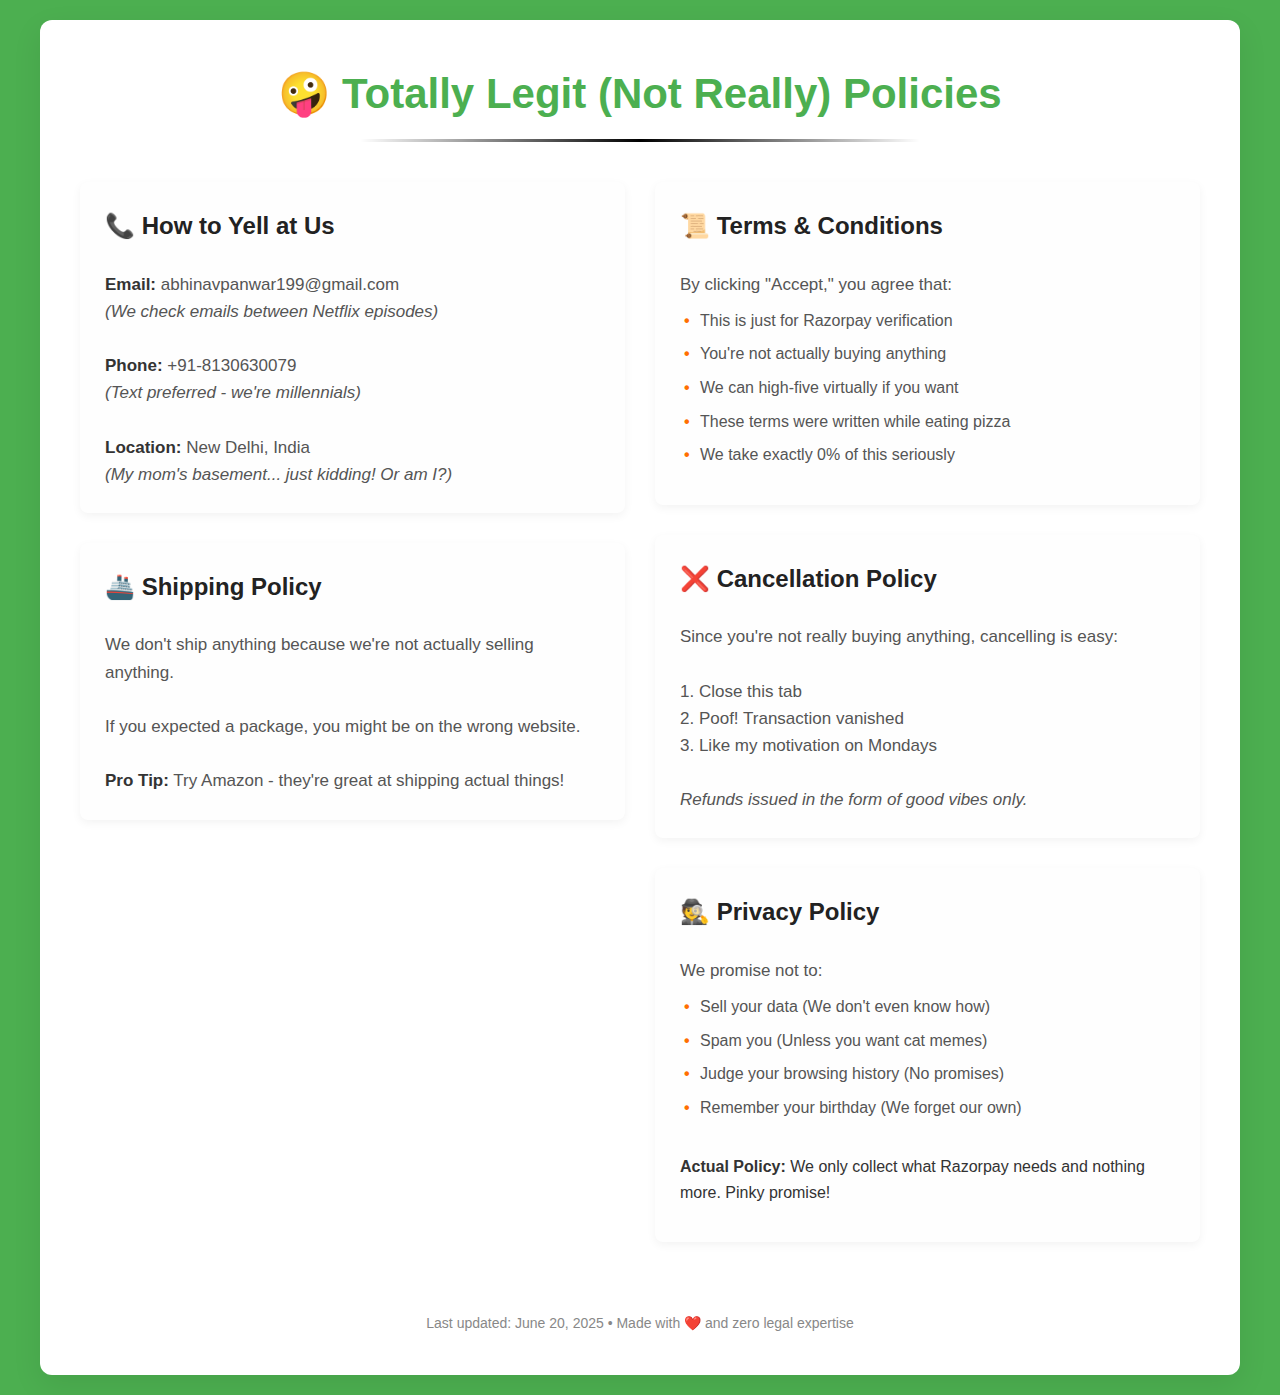
<file: HTML/policies.html>
<!DOCTYPE html>
<html lang="en">
<head>
    <meta charset="UTF-8">
    <meta name="viewport" content="width=device-width, initial-scale=1.0">
    <title>Policies</title>
    <link rel="icon" href="../IMG/icon.png" />
    <style>
        * {
            margin: 0;
            padding: 0;
            box-sizing: border-box;
        }
        
        body {
            font-family: 'Segoe UI', Tahoma, Geneva, Verdana, sans-serif;
            min-height: 100vh;
            padding: 20px;
            background-color: #4caf50;
            color: #333;
            line-height: 1.6;
            cursor: default;
        }
        
        .policy-container {
            max-width: 1200px;
            margin: 0 auto;
            padding: 40px;
            background: white;
            border-radius: 12px;
            box-shadow: 0 10px 30px rgba(0, 0, 0, 0.08);
            min-height: calc(100vh - 40px);
            display: flex;
            flex-direction: column;
        }
        
        h1 {
            text-align: center;
            padding-bottom: 15px;
            font-size: clamp(28px, 4vw, 42px);
            margin-bottom: 40px;
            color: #4caf50;
            position: relative;
        }
        
        h1::after {
            content: "";
            position: absolute;
            bottom: 0;
            left: 25%;
            width: 50%;
            height: 3px;
            background: linear-gradient(90deg, transparent, black, transparent);
        }
        
        .policy-grid {
            display: grid;
            grid-template-columns: repeat(auto-fit, minmax(300px, 1fr));
            gap: 30px;
            flex: 1;
        }
        
        .policy-section {
            margin-bottom: 30px;
            padding: 25px;
            background: #fefefe;
            border-radius: 8px;
            box-shadow: 0 3px 10px rgba(0, 0, 0, 0.05);
            transition: transform 0.3s ease, box-shadow 0.3s ease;
        }
        
        .policy-section:hover {
            transform: translateY(-5px);
            box-shadow: 0 8px 20px rgba(0, 0, 0, 0.1);
        }
        
        .policy-section h3 {
            padding-bottom: 10px;
            font-size: clamp(20px, 2.5vw, 24px);
            margin-bottom: 15px;
            color: #222;
            display: flex;
            align-items: center;
            gap: 10px;
        }
        
        .policy-section p {
            margin-top: 12px;
            font-size: clamp(15px, 1.8vw, 17px);
            color: #555;
        }
        
        .policy-section ul {
            padding-left: 20px;
            margin-top: 10px;
        }
        
        .policy-section li {
            margin-bottom: 8px;
            color: #555;
            position: relative;
            list-style-type: none;
        }
        
        .policy-section li::before {
            content: "•";
            color: #ff6f00;
            font-weight: bold;
            display: inline-block;
            width: 1em;
            margin-left: -1em;
        }
        
        strong {
            color: #333;
        }
        
        .footer {
            text-align: center;
            margin-top: auto;
            padding-top: 40px;
            font-size: 14px;
            color: #888;
        }
        
        @media (max-width: 768px) {
            .policy-container {
                padding: 25px;
            }
            
            .policy-grid {
                gap: 20px;
            }
            
            .policy-section {
                padding: 20px;
            }
        }
        
        @media (max-width: 480px) {
            body {
                padding: 15px;
            }
            
            .policy-container {
                padding: 20px;
            }
            
            h1::after {
                left: 15%;
                width: 70%;
            }
        }
    </style>
</head>
<body>
    <div class="policy-container">
        <h1>🤪 Totally Legit (Not Really) Policies</h1>

        <div class="policy-grid">
            <!-- Left Column -->
            <div>
                <div class="policy-section">
                    <h3>📞 How to Yell at Us</h3>
                    <p>
                        <strong>Email:</strong> abhinavpanwar199@gmail.com<br>
                        <em>(We check emails between Netflix episodes)</em><br><br>
                        <strong>Phone:</strong> +91-8130630079<br>
                        <em>(Text preferred - we're millennials)</em><br><br>
                        <strong>Location:</strong> New Delhi, India<br>
                        <em>(My mom's basement... just kidding! Or am I?)</em>
                    </p>
                </div>

                <div class="policy-section">
                    <h3>🚢 Shipping Policy</h3>
                    <p>
                        We don't ship anything because we're not actually selling anything.<br><br>
                        If you expected a package, you might be on the wrong website.<br><br>
                        <strong>Pro Tip:</strong> Try Amazon - they're great at shipping actual things!
                    </p>
                </div>
            </div>

            <!-- Right Column -->
            <div>
                <div class="policy-section">
                    <h3>📜 Terms & Conditions</h3>
                    <p>
                        By clicking "Accept," you agree that:
                        <ul>
                            <li>This is just for Razorpay verification</li>
                            <li>You're not actually buying anything</li>
                            <li>We can high-five virtually if you want</li>
                            <li>These terms were written while eating pizza</li>
                            <li>We take exactly 0% of this seriously</li>
                        </ul>
                    </p>
                </div>

                <div class="policy-section">
                    <h3>❌ Cancellation Policy</h3>
                    <p>
                        Since you're not really buying anything, cancelling is easy:<br><br>
                        1. Close this tab<br>
                        2. Poof! Transaction vanished<br>
                        3. Like my motivation on Mondays<br><br>
                        <em>Refunds issued in the form of good vibes only.</em>
                    </p>
                </div>

                <div class="policy-section">
                    <h3>🕵️ Privacy Policy</h3>
                    <p>
                        We promise not to:
                        <ul>
                            <li>Sell your data (We don't even know how)</li>
                            <li>Spam you (Unless you want cat memes)</li>
                            <li>Judge your browsing history (No promises)</li>
                            <li>Remember your birthday (We forget our own)</li>
                        </ul>
                        <br>
                        <strong>Actual Policy:</strong> We only collect what Razorpay needs and nothing more. Pinky promise!
                    </p>
                </div>
            </div>
        </div>

        <div class="footer">
            Last updated: June 20, 2025 • Made with ❤️ and zero legal expertise
        </div>
    </div>
</body>
</html>
</file>
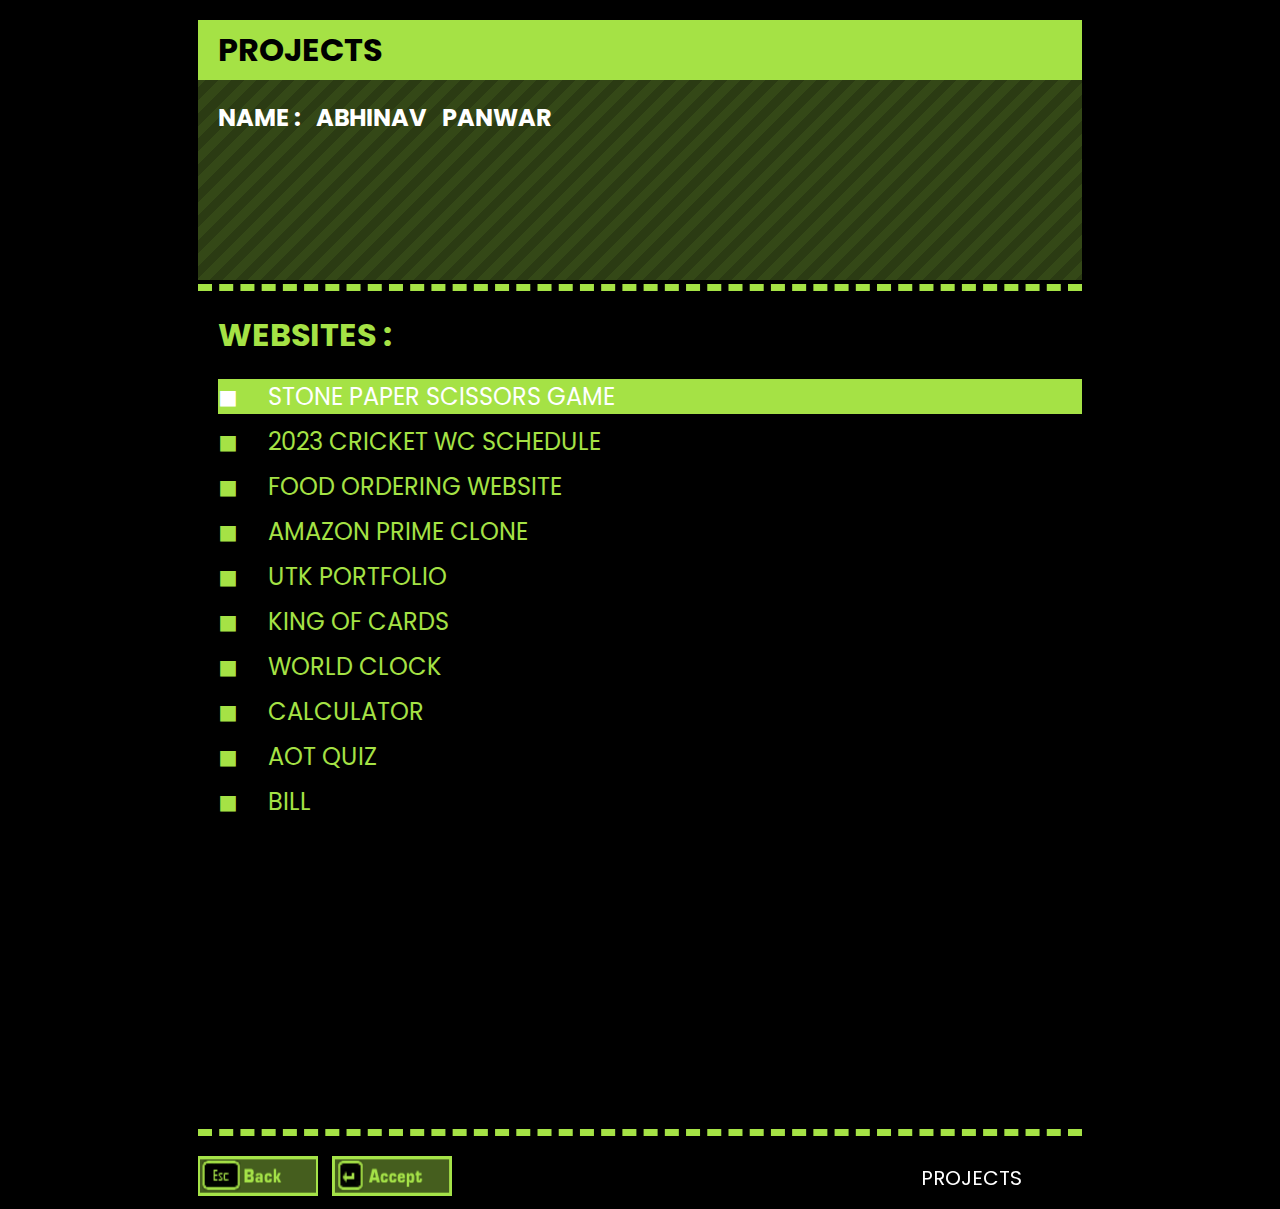
<file: HTML/projects.html>
<!DOCTYPE html>
<html lang="en">
  <head>
    <meta charset="UTF-8" />
    <meta name="viewport" content="width=device-width, initial-scale=1.0" />
    <title>Projects</title>
    <link rel="stylesheet" href="../STYLE/projects.css" />
    <link rel="icon" href="../IMG/icon.png" />
  </head>
  <body id="body">
    <div id="container">
      <nav id="nav">
        <h1 id="h1">PROJECTS</h1>
      </nav>
      <div class="animation">
        <div class="acute-angle-lines">
          <h5 id="h5a">NAME : &nbsp ABHINAV &nbsp PANWAR</h5>
        </div>
      </div>
      <div class="dashed-line"></div>
      <section id="sec">
        <h1 id="h1b">WEBSITES :</h1>
        <div id="sites" tabindex="0">
          <a
            class="a"
            href="https://abhinavpanwar.github.io/STONE_PAPER_SCISSORS/"
            target="_blank"
            >◼ &nbsp &nbsp STONE PAPER SCISSORS GAME</a
          >
          <a
            class="a"
            href="https://abhinavpanwar.github.io/2023_WC_SCHEDULE/"
            target="_blank"
            >◼ &nbsp &nbsp 2023 CRICKET WC SCHEDULE</a
          >
          <a
            class="a"
            href="https://abhinavpanwar.github.io/FOOD_ORDERING_WEBSITE/FOOD_ORDERING_WEBSITE/"
            target="_blank"
            >◼ &nbsp &nbsp FOOD ORDERING WEBSITE</a
          >
          <a
            class="a"
            href="https://abhinavpanwar.github.io/AMAZON_PRIME_CLONE/"
            target="_blank"
            >◼ &nbsp &nbsp AMAZON PRIME CLONE</a
          >
          <a
            class="a"
            href="https://utkarshpanwar.netlify.app/"
            target="_blank"
            >◼ &nbsp &nbsp UTK PORTFOLIO</a
          >
          <a class="a" href="https://kingofcards.netlify.app/" target="_blank"
            >◼ &nbsp &nbsp KING OF CARDS</a
          >
          <a
            class="a"
            href="https://abhinavpanwar.github.io/world_clock/"
            target="_blank"
            >◼ &nbsp &nbsp WORLD CLOCK</a
          >
          <a
            class="a"
            href="https://abhinavpanwar.github.io/calculator/"
            target="_blank"
            >◼ &nbsp &nbsp CALCULATOR</a
          >
          <a
            class="a"
            href="https://abhinavpanwar.github.io/AOT_QUIZ/"
            target="_blank"
            >◼ &nbsp &nbsp AOT QUIZ</a
          >
          <a
            class="a"
            href="https://abhinavpanwar.github.io/BILL/"
            target="_blank"
            >◼ &nbsp &nbsp BILL</a
          >
        </div>
      </section>
      <footer id="footer">
        <div id="dashed-line-two"></div>
        <div class="f2">
          <a href="../index.html"
            ><img src="../IMG/back.png" id="footimg1"
          /></a>
          <a>
            <img src="../IMG/accept.png" id="footimg2" />
          </a>
          <div class="text-container">
            <div class="text" id="one">@panwar</div>
            <div class="text" id="two">PROJECTS</div>
          </div>
        </div>
      </footer>
    </div>
    <script src="../SCRIPT/projects.js"></script>
  </body>
</html>
</file>
<file: STYLE/index.css>
@import url("https://fonts.googleapis.com/css2?family=Tajawal:wght@200&display=swap");
* {
  padding: 0;
  margin: 0;
  box-sizing: border-box;
}

#preloader {
  background-color: #000000;
  height: 100vh;
  width: 100vw;
  position: fixed;
  z-index: 100000;
  display: flex;
  align-items: center;
  justify-content: center;
}

#PL {
  height: 100px;
  width: 150px;
}

#ASHOK_CHAKRA {
  position: absolute;
  height: 22px;
  width: 22px;
}

.popup {
  display: none;
  font-family: "Tajawal", sans-serif;
  position: fixed;
  top: 50%;
  left: 50%;
  transform: translate(-50%, -50%);
  padding: 20px;
  background-color: #ffffff;
  border: 1px solid #ccc;
  box-shadow: 0px 2px 10px rgba(0, 0, 0, 0.2);
  z-index: 9999;
  opacity: 0;
  transition: opacity 0.5s ease-in-out;
}

#greeting {
  text-align: center;
}

.overlay {
  display: none;
  position: fixed;
  top: 0;
  left: 0;
  width: 100%;
  height: 100%;
  background-color: rgba(0, 0, 0, 0.5);
  z-index: 9999;
}

.popup-show {
  opacity: 1;
}

html {
  font-size: 62.5%;
}
*:not(i) {
  font-family: "Poppins", sans-serif;
}
header {
  position: absolute;
  z-index: 9999;
  width: 100%;
  top: 0;
  left: 0;
  background-color: transparent;
  padding: 3rem 5rem;
}
nav {
  display: flex;
  justify-content: space-between;
  align-items: center;
}
nav ul {
  list-style: none;
  display: flex;
  gap: 2rem;
}
nav a {
  font-size: 2rem;
  text-decoration: none;
}

@keyframes blink {
  0% {
    opacity: 1;
  }
  50% {
    opacity: 0.3;
  }
  100% {
    opacity: 1;
  }
}

#blink {
  animation: blink 2s infinite;
}

nav a#logo {
  color: white;
  font-weight: 700;
  cursor: default;
}
nav ul a {
  color: white;
  font-weight: 600;
}
nav ul a:hover {
  border-bottom: 2px solid white;
}
section#home {
  height: 100vh;
  display: grid;
  place-items: center;
}
h1 {
  font-size: 4rem;
}
#ham-menu {
  display: none;
}
nav ul.active {
  left: 0;
}
@media only screen and (min-width: 1400px) {
  header {
    padding: 4rem 7rem;
  }
  nav a {
    font-size: 3rem;
    margin-left: 7px;
    margin-right: 7px;
  }
}

@media only screen and (max-width: 991px) {
  header {
    padding: 2.2rem 5rem;
  }
  nav a {
    font-size: 2rem;
  }
}

@media only screen and (max-width: 767px) {
  #h1 {
    font-size: 5rem;
  }
  #h2 {
    font-size: 5.8rem;
  }
  #ham-menu {
    display: none;
    color: white;
  }
  nav a#logo,
  #ham-menu {
    font-size: 3.2rem;
  }
  nav ul {
    background-color: transparent;
    position: fixed;
    left: -100vw;
    top: 80px;
    width: 100vw;
    height: calc(100vh - 80px);
    display: flex;
    flex-direction: column;
    align-items: center;
    justify-content: center;
    transition: 1s;
    gap: 10rem;
  }
  nav a {
    font-size: 3rem;
  }
}

@media only screen and (max-width: 575px) {
  #h1 {
    font-size: 4.5rem;
  }
  #h2 {
    font-size: 5.3rem;
  }
  header {
    padding: 2rem 3rem;
  }
  nav ul {
    top: 80px;
    height: calc(100vh - 80px);
  }
  nav a {
    font-size: 3rem;
  }
}

.video-background {
  position: fixed;
  right: 0;
  bottom: 0;
  min-width: 100%;
  min-height: 100%;
  z-index: 1;
}

#video-bg {
  position: absolute;
  top: 0;
  left: 0;
  width: 100%;
  height: 100%;
  object-fit: cover;
}

/* Center the TP div */
#TP {
  position: absolute;
  top: 35%;
  left: 50%;
  transform: translate(-50%, -50%);
  text-align: center;
  z-index: 1;
  width: 100%;
}

/* Animation for "I am" */
#h1 {
  font-family: "Poppins", sans-serif;
  font-size: 3rem;
  color: #fff;
  margin-bottom: 0.5rem;
  opacity: 0;
  animation: fadeIn 1.2s ease-out forwards;
  animation-delay: 0.5s;
  text-shadow: 0 2px 4px rgba(0, 0, 0, 0.3);
}

/* Animation for your name with green glow */
#h2 {
  font-family: "Poppins", sans-serif;
  font-size: 4rem;
  font-weight: 700;
  color: #fff;
  margin-top: 0;
  opacity: 0;
  animation: fadeIn 1.2s ease-out forwards,
    greenGlow 3s ease-in-out infinite alternate;
  animation-delay: 1s;
}

/* Keyframe animations */
@keyframes fadeIn {
  from {
    opacity: 0;
    transform: translateY(15px);
  }
  to {
    opacity: 1;
    transform: translateY(0);
  }
}

@keyframes greenGlow {
  0% {
    text-shadow: 0 0 5px rgba(76, 175, 80, 0.3), 0 0 10px rgba(76, 175, 80, 0.2);
  }
  50% {
    text-shadow: 0 0 10px rgba(76, 175, 80, 0.5),
      0 0 20px rgba(76, 175, 80, 0.3);
  }
  100% {
    text-shadow: 0 0 5px rgba(76, 175, 80, 0.3), 0 0 10px rgba(76, 175, 80, 0.2);
  }
}

/* Green underline animation */
#h2::after {
  content: "";
  display: block;
  width: 0;
  height: 2px;
  background: linear-gradient(90deg, transparent, #4caf50, transparent);
  margin: 10px auto 0;
  animation: expandLine 1.5s ease-out forwards;
  animation-delay: 1.8s;
}

@keyframes expandLine {
  from {
    width: 0;
  }
  to {
    width: 60%;
  }
}

#Post {
  position: absolute;
  top: 50%;
  left: 50%;
  transform: translate(-50%, -50%);
  text-align: center;
  z-index: 1;
  width: 100%;
}

#h3 {
  font-family: "Poppins", sans-serif;
  font-size: 2rem;
  color: #fff;
  margin-bottom: 0.5rem;
  opacity: 0;
  animation: appear 1.5s ease-out forwards;
  animation-delay: 3s;
  text-shadow: 0 2px 4px rgba(0, 0, 0, 0.3);
}

@keyframes appear {
  from {
    opacity: 0;
  }
  to {
    opacity: 1;
  }
}

#contactmebtn {
  display: flex;
  justify-content: center;
}

#contactmeimg {
  z-index: 1;
  filter: invert(100%);
  position: fixed;
  bottom: -60px; /* Initially hidden below the screen */
  height: 60px;
  width: 60px;
  cursor: pointer;
  opacity: 0;
  transition: bottom 0.5s ease-in-out, opacity 0.5s ease-in-out;
}
#contactmeimg.visible {
  bottom: 0px; /* Final position */
  opacity: 1;
}
#contactmeimg.hover-effect {
  animation: hover 2s infinite ease-in-out;
}
@keyframes hover {
  0%,
  100% {
    transform: translateY(0);
  }
  50% {
    transform: translateY(-10px);
  }
}

#joystickbtn {
  position: fixed;
  bottom: 0px;
  right: 10px;
  display: flex;
  align-items: flex-end;
  justify-content: flex-end;
  z-index: 9999;
}
#joystickimg {
  z-index: 1;
  position: relative;
  bottom: -60px;
  height: 60px;
  width: 60px;
  cursor: pointer;
  opacity: 0;
  transition: bottom 0.5s ease-in-out, opacity 0.5s ease-in-out;
}

/* Visible state with animation */
#joystickimg.visible {
  bottom: 0;
  opacity: 1;
  animation: bounceIn 0.6s ease-out;
}

@keyframes bounceIn {
  0% {
    transform: translateY(60px) scale(0.8);
    opacity: 0;
  }
  60% {
    transform: translateY(-10px) scale(1.05);
    opacity: 1;
  }
  80% {
    transform: translateY(5px) scale(0.95);
  }
  100% {
    transform: translateY(0) scale(1);
  }
}

/* Optional hover effect */
#joystickimg.hover-effect:hover {
  transform: scale(1.1);
  transition: transform 0.3s;
}

#overlay2 {
  display: none;
  position: fixed;
  top: 0;
  left: 0;
  width: 100%;
  height: 100%;
  backdrop-filter: blur(3px); /* Adjust the blur intensity as needed */
  z-index: 999; /* Ensure it's above other elements, but below the form */
  cursor: pointer;
}

#goo {
  cursor: pointer;
  border: 1px solid black;
  padding: 4px;
}

#goo:hover {
  border: 2px solid black;
}

.wao {
  text-align: center;
  border: 1px solid black;
}

#S7 {
  position: fixed;
  top: 50%;
  left: 50%;
  padding: 20px;
  transform: translate(-50%, -50%);
  display: none;
  opacity: 0;
  transition: opacity 0.5s ease-in-out;
  background-color: #f0f0f0;
  border-radius: 30px;
  box-shadow: 0 0 10px rgba(0, 0, 0, 0.2);
  z-index: 1000; /* Ensure it's above other elements */
  cursor: default;
}

#form {
  max-width: 400px; /* Adjust the max width as needed */
  margin: 0 auto;
  display: flex;
  align-items: center;
  justify-content: center;
  flex-direction: column;
  gap: 20px;
}

@media only screen and (min-width: 1300px) {
  #S7 {
    position: fixed;
    top: 50%;
    left: 50%;
    padding: 40px;
    transform: translate(-50%, -50%);
    display: none;
    opacity: 0;
    transition: opacity 0.5s ease-in-out;
    background-color: #f0f0f0;
    border-radius: 40px;
    box-shadow: 0 0 20px rgba(0, 0, 0, 0.2);
    z-index: 1000; /* Ensure it's above other elements */
    cursor: default;
  }
  .wao {
    text-align: center;
    border: 1px solid black;
    width: 300px;
    font-size: 20px;
  }
  #form {
    max-width: 600px; /* Adjust the max width as needed */
    margin: 0 auto;
    display: flex;
    align-items: center;
    justify-content: center;
    flex-direction: column;
    gap: 20px;
  }
  #contactme {
    font-size: 40px;
  }
  #goo {
    cursor: pointer;
    border: 1px solid black;
    padding: 4px;
    font-size: 20px;
  }
}

@media only screen and (min-width: 900px) and (max-width: 1300px) {
  #S7 {
    position: fixed;
    top: 50%;
    left: 50%;
    padding: 30px;
    transform: translate(-50%, -50%);
    display: none;
    opacity: 0;
    transition: opacity 0.5s ease-in-out;
    background-color: #f0f0f0;
    border-radius: 30px;
    box-shadow: 0 0 20px rgba(0, 0, 0, 0.2);
    z-index: 1000; /* Ensure it's above other elements */
    cursor: default;
  }
  .wao {
    text-align: center;
    border: 1px solid black;
    width: 200px;
    font-size: 20px;
  }
  #form {
    max-width: 500px; /* Adjust the max width as needed */
    margin: 0 auto;
    display: flex;
    align-items: center;
    justify-content: center;
    flex-direction: column;
    gap: 20px;
  }
  #contactme {
    font-size: 34px;
  }
  #goo {
    cursor: pointer;
    border: 1px solid black;
    padding: 4px;
    font-size: 20px;
  }
}
</file>
<file: STYLE/about.css>
@import url("https://fonts.googleapis.com/css2?family=Poppins:wght@300&display=swap");

* {
  margin: 0;
  padding: 0;
  box-sizing: border-box;
}

.overlay {
  display: none;
  position: fixed;
  top: 0;
  left: 0;
  width: 100%;
  height: 100%;
  background-color: rgba(0, 0, 0, 0.5);
  z-index: 9999;
}

.popup-show {
  opacity: 1;
}

html {
  font-size: 62.5%;
  background-color: #121212;
}
*:not(i) {
  font-family: "Poppins", sans-serif;
}
header {
  position: absolute;
  width: 100%;
  top: 0;
  left: 0;
  background-color: transparent;
  padding: 3rem 5rem;
}
nav {
  display: flex;
  justify-content: space-between;
  align-items: center;
}
nav ul {
  list-style: none;
  display: flex;
  gap: 2rem;
}
nav a {
  font-size: 2rem;
  text-decoration: none;
}
@keyframes blink {
  0% {
    opacity: 1;
  }
  50% {
    opacity: 0.3;
  }
  100% {
    opacity: 1;
  }
}
#blink {
  animation: blink 2s infinite;
}
nav a#logo {
  color: white;
  font-weight: 700;
  cursor: default;
  z-index: 1;
}
nav ul a {
  color: white;
  font-weight: 600;
}
nav ul a:hover {
  border-bottom: 2px solid white;
}
h1 {
  font-size: 4rem;
}
#ham-menu {
  display: none;
}
nav ul.active {
  left: 0;
}
@media only screen and (max-width: 991px) {
  header {
    padding: 2.2rem 5rem;
  }
  nav a {
    font-size: 2rem;
  }
}
@media only screen and (max-width: 767px) {
  #ham-menu {
    display: block;
    color: white;
  }
  nav a#logo,
  #ham-menu {
    font-size: 3.2rem;
  }
  nav ul {
    background-color: transparent;
    position: fixed;
    left: -100vw;
    top: 80px;
    width: 100vw;
    height: calc(100vh - 80px);
    display: flex;
    flex-direction: column;
    align-items: center;
    justify-content: center;
    transition: 1s;
    gap: 10rem;
  }
  nav a {
    font-size: 3rem;
  }
}

@media only screen and (max-width: 575px) {
  header {
    padding: 2rem 3rem;
  }
  nav ul {
    top: 80px;
    height: calc(100vh - 80px);
  }
  nav a {
    font-size: 3rem;
  }
}

.sticky-nav {
  position: fixed;
  top: 0;
  left: 0;
  width: 100%;
  background-color: black; /* Change this to your desired background color */
  box-shadow: 0 2px 5px rgba(0, 0, 0, 0.2); /* Optional shadow effect */
  z-index: 9999;
  display: none;
}

#S1 {
  background-image: url("../IMG/BGD.jpg");
  background-position: center;
  background-repeat: no-repeat;
  background-size: cover;
  height: 100vh;
  display: flex;
  align-items: center;
  justify-content: center;
  flex-direction: column;
  cursor: default;
}

#midsec {
  display: flex;
  align-items: center;
  justify-content: center;
  height: 100vh;
}

#handles {
  display: flex;
  flex-direction: row;
  align-items: center;
  gap: 10vw;
  position: absolute;
  top: 95vh;
}

.fa-2xl {
  text-decoration: none;
  color: white;
  font-size: 4em;
}

.fa-file:hover {
  color: black;
}

.fa-linkedin:hover {
  color: #0077b5;
}

.fa-github:hover {
  color: #181717;
}

.fa-instagram:hover {
  color: red;
}

#profile {
  z-index: 1;
  height: 250px;
  width: 250px;
  border: 3px solid white;
  border-radius: 250px;
  background-image: url("../IMG/profileUS.jpg");
  background-position: center;
  background-repeat: no-repeat;
  background-size: cover;
}

#arc {
  position: absolute;
  width: 270px;
  height: 270px;
  border: 3px solid white;
  border-radius: 270px;
  animation: spin 5s linear infinite;
  clip-path: polygon(50% 0%, 100% 0%, 100% 100%, 50% 100%, 50% 0%, 100% 0%);
}

@keyframes spin {
  0% {
    transform: rotate(0deg);
  }
  100% {
    transform: rotate(360deg);
  }
}

#FH {
  overflow: hidden;
  gap: 30px;
  background-color: #121212;
  height: 500px;
  width: 100%;
  color: white;
  display: flex;
  text-align: center;
  align-items: center;
  justify-content: center;
  flex-direction: column;
  font-size: 18px;
  padding-left: 50px;
  padding-right: 50px;
  cursor: default;
}

#heading {
  color: #4caf50;
}

#SH {
  background-color: #121212;
  height: 500px;
  width: 100%;
  color: white;
  display: flex;
  align-items: center;
  justify-content: center;
  flex-direction: column;
  font-size: 18px;
  padding-left: 50px;
  padding-right: 50px;
  cursor: default;
}

.skill-bar {
  text-align: left;
}

.skill-name {
  font-weight: bold;
}

.bar-container {
  background-color: #f2f2f2;
  height: 20px;
  width: 60vw;
  border-radius: 10px;
  margin-top: 15px;
  margin-bottom: 15px;
}

.bar {
  width: 0;
  height: 100%;
  background-color: #4caf50;
  border-radius: 10px;
  transition: width 1s ease-in-out;
}

#B1 {
  display: flex;
  align-items: center;
  justify-content: center;
  flex-direction: row;
  height: 290px;
  background-color: #121212;
  gap: 20px;
}

.btn {
  height: 50px;
  width: 150px;
  cursor: pointer;
  font-size: 16px;
  border: 2px solid white;
  border-radius: 4px;
}

#experience {
  background-color: white;
}

#education {
  background-color: #4caf50;
}

#interest {
  background-color: white;
}

#B2 {
  background-color: #121212;
  display: flex;
  align-items: center;
  justify-content: center;
  flex-direction: column;
  height: 610px;
}

#exp {
  background-color: #121212;
  height: 500px;
  width: 80%;
  display: none;
}

#int {
  background-color: #121212;
  height: 500px;
  width: 80%;
  display: none;
}

#edu {
  background-color: #121212;
  height: 500px;
  width: 80%;
  display: block;
}

.x {
  height: 500px;
  width: 100%;
}

.prev {
  cursor: pointer;
  position: absolute;
  top: calc(100vh+0);
  left: 10%;
  width: 20px;
  color: white;
  font-weight: bold;
  font-size: 18px;
  transition: 0.6s ease;
  user-select: none;
}

.next {
  cursor: pointer;
  position: absolute;
  top: calc(100vh+0);
  right: 10%;
  padding-left: 4px;
  color: white;
  font-weight: bold;
  font-size: 18px;
  transition: 0.6s ease;
  user-select: none;
}

.fade {
  animation-name: fade;
  animation-duration: 2s;
}

@keyframes fade {
  from {
    opacity: 0.4;
  }
  to {
    opacity: 1;
  }
}

#timeline {
  height: 500px;
  width: 80%;
  position: relative;
  margin: 0 auto;
  border: 4px solid #4caf50;
  border-left: 0px;
  border-right: 0px;
  display: flex;
  align-items: center;
  justify-content: center;
  flex-direction: column;
  cursor: default;
}

#timeline::before {
  content: "";
  position: absolute;
  top: 0;
  left: 50%;
  transform: translateX(-50%);
  width: 4px;
  height: 100%;
  background-color: #4caf50;
}

.timeline-item {
  position: relative;
  padding: 10px 20px;
  width: 60%;
  margin: 20px 0;
  background-color: #fff;
  border-radius: 5px;
  box-shadow: 0 2px 4px rgba(0, 0, 0, 0.2);
}

.timeline-item::before {
  content: "";
  position: absolute;
  top: 50%;
  left: -8px;
  transform: translateY(-50%);
  width: 16px;
  height: 16px;
  background-color: #4caf50;
  border-radius: 50%;
}

.timeline-date {
  font-weight: bold;
  color: #4caf50;
  font-size: 18px;
}

.timeline-description {
  font-size: 16px;
}

@media screen and (max-width: 700px) {
  #FH {
    overflow: hidden;
    gap: 30px;
    background-color: #121212;
    height: 600px;
    width: 100%;
    color: white;
    display: flex;
    text-align: center;
    align-items: center;
    justify-content: center;
    flex-direction: column;
    font-size: 18px;
    padding-left: 50px;
    padding-right: 50px;
    cursor: default;
  }
  .btn {
    height: 50px;
    width: 150px;
    cursor: pointer;
    font-size: 16px;
    border: 2px solid white;
    border-radius: 4px;
  }
}

@media screen and (max-width: 550px) {
  #FH {
    overflow: hidden;
    gap: 30px;
    background-color: #121212;
    height: 600px;
    width: 100%;
    color: white;
    display: flex;
    text-align: center;
    align-items: center;
    justify-content: center;
    flex-direction: column;
    font-size: 16px;
    padding-left: 50px;
    padding-right: 50px;
    cursor: default;
  }
  .btn {
    height: 40px;
    width: 120px;
    cursor: pointer;
    font-size: 12px;
    border: 2px solid white;
    border-radius: 4px;
  }
  #B1 {
    display: flex;
    align-items: center;
    justify-content: center;
    flex-direction: row;
    height: 250px;
    background-color: #121212;
    gap: 20px;
  }
  #handles {
    display: flex;
    flex-direction: row;
    align-items: center;
    gap: 10vw;
    position: absolute;
    top: 85vh;
  }
}

@media screen and (max-width: 550px) {
  #FH {
    overflow: hidden;
    gap: 30px;
    background-color: #121212;
    height: 700px;
    width: 100%;
    color: white;
    display: flex;
    text-align: center;
    align-items: center;
    justify-content: center;
    flex-direction: column;
    font-size: 16px;
    padding-left: 50px;
    padding-right: 50px;
    cursor: default;
  }
  .btn {
    height: 35px;
    width: 105px;
    cursor: pointer;
    font-size: 12px;
    border: 2px solid white;
    border-radius: 4px;
  }
  #B1 {
    display: flex;
    align-items: center;
    justify-content: center;
    flex-direction: row;
    height: 250px;
    background-color: #121212;
    gap: 20px;
  }
  #handles {
    display: flex;
    flex-direction: row;
    align-items: center;
    gap: 10vw;
    position: absolute;
    top: 85vh;
  }
}

@media screen and (min-width: 1400px) {
  header {
    padding: 4rem 7rem;
  }
  nav a {
    font-size: 3rem;
    margin-left: 7px;
    margin-right: 7px;
  }
  #profile {
    height: 380px;
    width: 380px;
    border: 4px solid white;
    border-radius: 380px;
  }
  #arc {
    position: absolute;
    width: 400px;
    height: 400px;
    border: 4px solid white;
    border-radius: 480px;
    animation: spin 5s linear infinite;
    clip-path: polygon(50% 0%, 100% 0%, 100% 100%, 50% 100%, 50% 0%, 100% 0%);
  }
  #handles {
    display: flex;
    flex-direction: row;
    align-items: center;
    gap: 10vw;
    position: absolute;
    top: 95vh;
    font-size: 14px;
  }
  #FH {
    overflow: hidden;
    gap: 40px;
    background-color: #121212;
    height: 600px;
    width: 100%;
    color: white;
    display: flex;
    text-align: center;
    align-items: center;
    justify-content: center;
    flex-direction: column;
    font-size: 25px;
    padding-left: 50px;
    padding-right: 50px;
    cursor: default;
  }
  #SH {
    background-color: #121212;
    height: 800px;
    width: 100%;
    color: white;
    display: flex;
    align-items: center;
    justify-content: center;
    flex-direction: column;
    font-size: 25px;
    padding-left: 50px;
    padding-right: 50px;
    cursor: default;
  }
  .skill-bar {
    text-align: left;
  }
  .skill-name {
    font-weight: bold;
  }
  .bar-container {
    background-color: #f2f2f2;
    height: 26px;
    width: 65vw;
    border-radius: 12px;
    margin-top: 22px;
    margin-bottom: 22px;
  }
  .bar {
    width: 0;
    height: 100%;
    background-color: #4caf50;
    border-radius: 18px;
    transition: width 1s ease-in-out;
  }
  #B1 {
    display: flex;
    align-items: center;
    justify-content: center;
    flex-direction: row;
    height: 300px;
    background-color: #121212;
    gap: 50px;
  }
  .btn {
    height: 65px;
    width: 230px;
    cursor: pointer;
    font-size: 26px;
    border: 3px solid white;
    border-radius: 8px;
  }
  #B2 {
    height: 950px;
  }

  #exp {
    background-color: #121212;
    height: 800px;
    width: 80%;
    display: none;
  }

  #int {
    background-color: #121212;
    height: 800px;
    width: 80%;
    display: none;
  }
  #edu {
    background-color: #121212;
    height: 800px;
    width: 80%;
    display: block;
  }
  .x {
    height: 800px;
    width: 100%;
  }
  .prev {
    cursor: pointer;
    position: absolute;
    top: calc(100vh+0);
    left: 10%;
    width: 20px;
    color: white;
    font-weight: bold;
    font-size: 30px;
    transition: 0.6s ease;
    user-select: none;
  }
  .next {
    cursor: pointer;
    position: absolute;
    top: calc(100vh+0);
    right: 10%;
    padding-left: 4px;
    color: white;
    font-weight: bold;
    font-size: 30px;
    transition: 0.6s ease;
    user-select: none;
  }
  #timeline {
    height: 800px;
    width: 80%;
    position: relative;
    margin: 0 auto;
    border: 8px solid #4caf50;
    border-left: 0px;
    border-right: 0px;
    display: flex;
    align-items: center;
    justify-content: center;
    flex-direction: column;
    cursor: default;
  }
  #timeline::before {
    content: "";
    position: absolute;
    top: 0;
    left: 50%;
    transform: translateX(-50%);
    width: 8px;
    height: 100%;
    background-color: #4caf50;
  }
  .timeline-item {
    position: relative;
    padding: 20px 40px;
    width: 60%;
    margin: 40px 0;
    background-color: #fff;
    border-radius: 10px;
    box-shadow: 0 4px 8px rgba(0, 0, 0, 0.2);
  }
  .timeline-item::before {
    content: "";
    position: absolute;
    top: 50%;
    left: -16px;
    transform: translateY(-50%);
    width: 32px;
    height: 32px;
    background-color: #4caf50;
    border-radius: 50%;
  }
  .timeline-date {
    font-weight: bold;
    color: #4caf50;
    font-size: 32px;
  }
  .timeline-description {
    font-size: 28px;
  }
}

#chat-icon {
  opacity: 0.7;
  z-index: 999;
  position: fixed;
  bottom: 20px;
  right: 20px;
  background: #4caf50;
  color: white;
  padding: 10px;
  border-radius: 50%;
  cursor: pointer;
  font-size: 20px;
  box-shadow: 0 4px 8px rgba(0, 0, 0, 0.3);
}
#chat-container {
  opacity: 0.9;
  z-index: 999;
  position: fixed;
  bottom: 80px;
  right: 20px;
  width: 400px;
  height: 400px;
  display: none;
  flex-direction: column;
  background: #fff;
  border-radius: 10px;
  box-shadow: 0 4px 10px rgba(0, 0, 0, 0.2);
  overflow: hidden;
}
#chat-header {
  background: #4caf50;
  color: white;
  padding: 10px;
  text-align: center;
  cursor: pointer;
}
#messages {
  height: 300px;
  overflow-y: auto;
  padding: 10px;
  display: flex;
  flex-direction: column;
}
.message {
  padding: 2px;
  margin: 3px 0;
  border-radius: 5px;
}
.message strong {
  color: #4caf50;
}
#chat-input {
  display: flex;
  padding: 10px;
  border-top: 1px solid #ddd;
  background: #f9f9f9;
  align-items: center;
  gap: 8px;
}
#chat-input input {
  flex: 1;
  padding: 8px;
  border: 1px solid #ccc;
  border-radius: 6px;
  outline: none;
  font-size: 14px;
  min-width: 0; /* This ensures inputs do not overflow */
}
#chat-input button {
  background: #4caf50;
  color: white;
  border: none;
  padding: 8px 12px;
  cursor: pointer;
  border-radius: 6px;
  font-size: 14px;
  flex-shrink: 0; /* Prevents the button from shrinking */
}
#chat-input button:hover {
  background: green;
}
#overlay {
  display: none;
  position: fixed;
  top: 0;
  left: 0;
  width: 100%;
  height: 100%;
  background: rgba(0, 0, 0, 0.3); /* Dark overlay */
  backdrop-filter: blur(5px); /* Blur effect */
  z-index: 99999;
}

#loginDiv {
  position: fixed;
  z-index: 999999;
  top: 50%;
  left: 50%;
  transform: translate(-50%, -50%);
  display: none;
  flex-direction: column;
  align-items: center;
  justify-content: center;
  width: 300px;
  margin: 50px auto;
  padding: 20px;
  border: 1px solid #ccc;
  border-radius: 10px;
  box-shadow: 2px 2px 10px rgba(0, 0, 0, 0.1);
  background-color: #f9f9f9;
}
#loginDiv label {
  display: block;
  margin-bottom: 5px;
  font-weight: bold;
}
#loginDiv input {
  width: 100%;
  padding: 8px;
  margin-bottom: 10px;
  border: 1px solid #ccc;
  border-radius: 5px;
}
#loginDiv button {
  width: 100%;
  padding: 10px;
  background-color: #4caf50;
  color: white;
  border: none;
  border-radius: 5px;
  cursor: pointer;
}
#loginDiv button:hover {
  background-color: green;
}

@media (max-width: 850px) and (min-width: 600px) {
  .S2 h1 {
    font-size: 40px;
    text-align: center;
    font-family: "Press Start 2P", cursive;
    color: #4caf50;
    opacity: 0.9;
  }

  .container h1 {
    position: absolute;
    top: 240px;
    font-size: 40px;
    text-align: center;
    font-family: "Press Start 2P", cursive;
    color: #4caf50;
    z-index: 1;
    opacity: 0.9;
  }

  .S2 #date {
    padding-top: 40px;
    font-size: 30px;
    font-family: "Press Start 2P", cursive;
    text-align: center;
    color: #4caf50;
    opacity: 0.9;
  }

  .S2 #countdown {
    font-size: 40px;
    padding-top: 40px;
    font-family: "Rubik Vinyl", cursive;
    text-align: center;
    color: white;
    opacity: 0.9;
  }
}

@media (max-width: 600px) {
  .S2 h1 {
    font-size: 30px;
    text-align: center;
    font-family: "Press Start 2P", cursive;
    color: #4caf50;
    opacity: 0.9;
  }

  .container h1 {
    position: absolute;
    top: 240px;
    font-size: 30px;
    text-align: center;
    font-family: "Press Start 2P", cursive;
    color: #4caf50;
    z-index: 1;
    opacity: 0.9;
  }

  .S2 #date {
    padding-top: 40px;
    font-size: 20px;
    font-family: "Press Start 2P", cursive;
    text-align: center;
    color: #4caf50;
    opacity: 0.9;
  }

  .S2 #countdown {
    font-size: 30px;
    padding-top: 40px;
    font-family: "Rubik Vinyl", cursive;
    text-align: center;
    color: white;
    opacity: 0.9;
  }

  #chat-icon {
    bottom: 20px;
    right: 20px;
    padding: 10px;
    border-radius: 50%;
    cursor: pointer;
    font-size: 20px;
    box-shadow: 0 4px 8px rgba(0, 0, 0, 0.3);
  }
  #chat-container {
    bottom: 10vh;
    width: 90vw;
    height: 70vh;
    border-radius: 10px;
  }
  #chat-header {
    padding: 10px;
  }
  #messages {
    height: 60vh;
    padding: 10px;
  }
  .message {
    font-size: 14px;
    padding: 2px;
    margin: 3px 0;
    border-radius: 5px;
  }
  #chat-input {
    display: flex;
    padding: 10px;
    gap: 8px;
  }
  #chat-input input {
    flex: 1;
    padding: 8px;
    border: 1px solid #ccc;
    border-radius: 6px;
    font-size: 14px;
    min-width: 0; /* This ensures inputs do not overflow */
  }
  #chat-input button {
    padding: 8px 12px;
    border-radius: 6px;
    font-size: 14px;
  }
}
</file>
<file: STYLE/projects.css>
@import url("https://fonts.googleapis.com/css2?family=Poppins:wght@800&display=swap");

* {
  margin: 0;
  padding: 0;
  box-sizing: border-box;
}

body {
  display: flex;
  justify-content: center;
  background-color: black;
}

#container {
  height: 100vh;
  width: 69vw;
  background-color: black;
}

#nav {
  background-color: #a5e245;
  height: 60px;
  margin-top: 20px;
  display: flex;
  align-items: center;
}

#h1 {
  margin-left: 20px;
  font-family: "Poppins", sans-serif;
  cursor: default;
}

.animation {
  background-color: #344817;
  width: 100%;
  height: 200px;
  position: relative;
  overflow: hidden;
}
.acute-angle-lines {
  position: absolute;
  top: 0;
  left: 0;
  width: 100%;
  height: 100%;
  background: repeating-linear-gradient(
    -45deg,
    transparent,
    transparent 9px,
    #2b3b13 9px,
    #2b3b13 18px
  );
  background-size: 200% 100%;
  animation: moveLines 30s linear infinite;
}

@keyframes moveLines {
  0% {
    background-position: 0 0;
  }
  100% {
    background-position: -200% 0;
  }
}

#h5a {
  font-family: "Poppins", sans-serif;
  color: white;
  margin-top: 20px;
  margin-left: 20px;
  font-size: 24px;
  cursor: default;
}

.dashed-line {
  margin-top: 4px;
  height: 7px;
  border-top: 7px dashed #a5e245;
}

#h1b {
  font-family: "Poppins", sans-serif;
  color: #a5e245;
  margin-left: 20px;
  margin-top: 20px;
  cursor: default;
}

#sites {
  height: 750px;
  display: flex;
  flex-direction: column;
  color: #a5e245;
  font-size: 24px;
  margin-left: 20px;
  margin-top: 20px;
  font-family: "Poppins", sans-serif;
  overflow: hidden;
}

.a {
  margin-bottom: 10px;
  cursor: pointer;
  color: #a5e245;
  text-decoration: none;
}

.highlighted {
  background-color: #a5e245;
  animation: blink 1s infinite alternate;
  color: white;
}

@keyframes blink {
  0% {
    background-color: #344817;
  }
  100% {
    background-color: transparent;
  }
}

#footer {
  display: flex;
  align-items: center;
  flex-direction: column;
  position: relative;
  bottom: 0px;
  background-color: black;
  height: 80px;
  width: 69vw;
}

#dashed-line-two {
  width: 100%;
  height: 7px;
  border-top: 7px dashed #a5e245;
  margin-bottom: 20px;
}

.f2 {
  color: bisque;
  display: flex;
  flex-direction: row;
  align-items: center;
  width: 69vw;
}

#footimg1 {
  width: 120px;
  height: 40px;
  margin-right: 7px;
}

#footimg2 {
  width: 120px;
  height: 40px;
  margin-left: 7px;
}

.text-container {
  position: absolute;
  right: 10px;
  width: 200px;
  height: 40px;
  display: flex;
  justify-content: center;
  align-items: center;
  perspective: 1000px; /* Adding perspective for 3D effect */
}

#one {
  color: #a5e245;
}

#two {
  color: white;
}

.text {
  cursor: default;
  font-family: "Poppins", sans-serif;
  font-size: 20px;
  width: 100%;
  height: 100%;
  position: absolute;
  display: flex;
  justify-content: center;
  align-items: center;
  backface-visibility: hidden; /* Hide the back side during flip */
  transform: rotateX(0deg); /* Rotate vertically */
  transition: transform 1s ease-in-out;
}

.text:nth-child(even) {
  background-color: black;
}

.text:nth-child(odd) {
  background-color: black;
}

.text.flip {
  transform: rotateX(180deg); /* Rotate vertically to reveal the other side */
}

/* section2 */

#h2proj {
  margin-top: 20px;
  color: white;
  cursor: default;
  font-family: "Poppins", sans-serif;
  text-align: center;
  animation: smoothBlink 4s infinite;
}

@keyframes smoothBlink {
  0%,
  100% {
    opacity: 1;
  }
  50% {
    opacity: 0;
  }
}

.mySlides {
  height: 400px;
  cursor: pointer;
}

.w3-content {
  margin-bottom: 30px;
  display: flex;
  gap: 20px;
  align-items: center;
  justify-content: center;
}

.w3-button {
  cursor: pointer;
  font-size: 36px;
  border: transparent;
  background-color: transparent;
  color: #a5e245;
}

@media only screen and (max-width: 1100px) {
  /* section2 */

  #h2proj {
    margin-top: 20px;
    color: white;
    font-size: 20px;
    font-family: "Poppins", sans-serif;
    text-align: center;
  }

  .mySlides {
    height: 320px;
    cursor: pointer;
  }

  .w3-content {
    margin-bottom: 20px;
    display: flex;
    gap: 20px;
    align-items: center;
    justify-content: center;
  }

  .w3-button {
    cursor: pointer;
    font-size: 30px;
    border: transparent;
    background-color: transparent;
    color: #a5e245;
  }
}

@media only screen and (max-width: 700px) {
  #footimg1 {
    width: 90px;
    height: 30px;
    margin-right: 7px;
  }

  #footimg2 {
    width: 90px;
    height: 30px;
    margin-left: 7px;
  }
  .text-container {
    position: absolute;
    right: 10px;
    width: 150px;
    height: 30px;
    display: flex;
    justify-content: center;
    align-items: center;
    perspective: 1000px; /* Adding perspective for 3D effect */
  }
  .text {
    cursor: default;
    font-family: "Poppins", sans-serif;
    font-size: 15px;
    width: 100%;
    height: 100%;
    position: absolute;
    display: flex;
    justify-content: center;
    align-items: center;
    backface-visibility: hidden; /* Hide the back side during flip */
    transform: rotateX(0deg); /* Rotate vertically */
    transition: transform 1s ease-in-out;
  }
  #sites {
    height: 550px;
    display: flex;
    flex-direction: column;
    color: #a5e245;
    font-size: 18px;
    margin-left: 20px;
    margin-top: 20px;
    font-family: "Poppins", sans-serif;
    overflow: hidden;
  }
  #h5a {
    font-family: "Poppins", sans-serif;
    color: white;
    margin-top: 20px;
    margin-left: 20px;
    font-size: 18px;
  }
  h1 {
    font-size: 22px;
  }
  .animation {
    background-color: #344817;
    width: 100%;
    height: 150px;
    position: relative;
    overflow: hidden;
  }
  #footer {
    display: flex;
    align-items: center;
    flex-direction: column;
    position: relative;
    bottom: 0px;
    background-color: black;
    height: 80px;
    width: 69vw;
  }

  /* section2 */

  #h2proj {
    margin-top: 15px;
    color: white;
    font-size: 16px;
    font-family: "Poppins", sans-serif;
    text-align: center;
  }

  .mySlides {
    height: 250px;
    cursor: pointer;
  }

  .w3-content {
    margin-bottom: 15px;
    display: flex;
    gap: 15px;
    align-items: center;
    justify-content: center;
  }

  .w3-button {
    cursor: pointer;
    font-size: 25px;
    border: transparent;
    background-color: transparent;
    color: #a5e245;
  }
}

@media only screen and (max-width: 550px) {
  #footimg1 {
    width: 70px;
    height: 22px;
    margin-right: 7px;
  }

  #footimg2 {
    width: 70px;
    height: 22px;
    margin-left: 7px;
  }
  .text-container {
    position: absolute;
    right: 10px;
    width: 100px;
    height: 22px;
    display: flex;
    justify-content: center;
    align-items: center;
    perspective: 1000px; /* Adding perspective for 3D effect */
  }
  .text {
    cursor: default;
    font-family: "Poppins", sans-serif;
    font-size: 12px;
    width: 100%;
    height: 100%;
    position: absolute;
    display: flex;
    justify-content: center;
    align-items: center;
    backface-visibility: hidden; /* Hide the back side during flip */
    transform: rotateX(0deg); /* Rotate vertically */
    transition: transform 1s ease-in-out;
  }
  #sites {
    height: 500px;
    display: flex;
    flex-direction: column;
    color: #a5e245;
    font-size: 14px;
    margin-left: 20px;
    margin-top: 20px;
    font-family: "Poppins", sans-serif;
    overflow: hidden;
  }
  #h5a {
    font-family: "Poppins", sans-serif;
    color: white;
    margin-top: 20px;
    margin-left: 20px;
    font-size: 14px;
  }
  h1 {
    font-size: 19px;
  }
  .animation {
    background-color: #344817;
    width: 100%;
    height: 120px;
    position: relative;
    overflow: hidden;
  }
  #footer {
    display: flex;
    align-items: center;
    flex-direction: column;
    position: relative;
    bottom: 0px;
    background-color: black;
    height: 80px;
    width: 69vw;
  }

  /* section2 */

  #h2proj {
    margin-top: 15px;
    color: white;
    font-size: 13px;
    font-family: "Poppins", sans-serif;
    text-align: center;
  }

  .mySlides {
    height: 180px;
    cursor: pointer;
  }

  .w3-content {
    margin-bottom: 15px;
    display: flex;
    gap: 15px;
    align-items: center;
    justify-content: center;
  }

  .w3-button {
    cursor: pointer;
    font-size: 25px;
    border: transparent;
    background-color: transparent;
    color: #a5e245;
  }
}

@media only screen and (max-width: 400px) {
  #footimg1 {
    width: 55px;
    height: 18px;
    margin-right: 6px;
  }

  #footimg2 {
    width: 55px;
    height: 18px;
    margin-left: 6px;
  }
  .text-container {
    position: absolute;
    right: 10px;
    width: 60px;
    height: 18px;
    display: flex;
    justify-content: center;
    align-items: center;
    perspective: 1000px; /* Adding perspective for 3D effect */
  }
  .text {
    cursor: default;
    font-family: "Poppins", sans-serif;
    font-size: 10px;
    width: 100%;
    height: 100%;
    position: absolute;
    display: flex;
    justify-content: center;
    align-items: center;
    backface-visibility: hidden; /* Hide the back side during flip */
    transform: rotateX(0deg); /* Rotate vertically */
    transition: transform 1s ease-in-out;
  }
  #sites {
    height: 450px;
    display: flex;
    flex-direction: column;
    color: #a5e245;
    font-size: 12px;
    margin-left: 20px;
    margin-top: 20px;
    font-family: "Poppins", sans-serif;
    overflow: hidden;
  }
  #h5a {
    font-family: "Poppins", sans-serif;
    color: white;
    margin-top: 20px;
    margin-left: 20px;
    font-size: 12px;
  }
  h1 {
    font-size: 15px;
  }
  .animation {
    background-color: #344817;
    width: 100%;
    height: 90px;
    position: relative;
    overflow: hidden;
  }
  #footer {
    display: flex;
    align-items: center;
    flex-direction: column;
    position: relative;
    bottom: 0px;
    background-color: black;
    height: 80px;
    width: 69vw;
  }

  /* section2 */

  #h2proj {
    margin-top: 10px;
    color: white;
    font-size: 10px;
    font-family: "Poppins", sans-serif;
    text-align: center;
  }

  .mySlides {
    height: 150px;
    cursor: pointer;
  }

  .w3-content {
    margin-bottom: 10px;
    display: flex;
    gap: 10px;
    align-items: center;
    justify-content: center;
  }

  .w3-button {
    cursor: pointer;
    font-size: 20px;
    border: transparent;
    background-color: transparent;
    color: #a5e245;
  }
}

@media only screen and (min-width: 1400px) {
  #container {
    height: 100vh;
    width: 69vw;
    background-color: black;
  }
  #nav {
    background-color: #a5e245;
    height: 80px;
    margin-top: 30px;
    display: flex;
    align-items: center;
  }
  #h1 {
    font-size: 35px;
    margin-left: 40px;
    font-family: "Poppins", sans-serif;
    cursor: default;
  }
  .animation {
    background-color: #344817;
    width: 100%;
    height: 330px;
    position: relative;
    overflow: hidden;
  }
  .acute-angle-lines {
    position: absolute;
    top: 0;
    left: 0;
    width: 100%;
    height: 100%;
    background: repeating-linear-gradient(
      -45deg,
      transparent,
      transparent 18px,
      #2b3b13 18px,
      #2b3b13 36px
    );
    background-size: 200% 100%;
    animation: moveLines 30s linear infinite;
  }
  #h5a {
    font-family: "Poppins", sans-serif;
    color: white;
    margin-top: 30px;
    margin-left: 40px;
    font-size: 32px;
    cursor: default;
  }
  .dashed-line {
    margin-top: 6px;
    height: 12px;
    border-top: 12px dashed #a5e245;
  }
  #h1b {
    font-family: "Poppins", sans-serif;
    color: #a5e245;
    margin-left: 40px;
    margin-top: 30px;
    cursor: default;
    font-size: 34px;
  }
  #sites {
    height: 1050px;
    display: flex;
    flex-direction: column;
    color: #a5e245;
    font-size: 32px;
    margin-left: 40px;
    margin-top: 30px;
    font-family: "Poppins", sans-serif;
    overflow: hidden;
  }
  .a {
    margin-bottom: 20px;
    cursor: pointer;
    color: #a5e245;
    text-decoration: none;
  }
  #footer {
    display: flex;
    align-items: center;
    flex-direction: column;
    position: relative;
    bottom: 0px;
    background-color: black;
    height: 160px;
    width: 69vw;
  }
  #dashed-line-two {
    width: 100%;
    height: 12px;
    border-top: 12px dashed #a5e245;
    margin-bottom: 30px;
  }
  .f2 {
    color: bisque;
    display: flex;
    flex-direction: row;
    align-items: center;
    width: 69vw;
  }
  #footimg1 {
    width: 180px;
    height: 60px;
    margin-right: 14px;
  }
  #footimg2 {
    width: 180px;
    height: 60px;
    margin-left: 14px;
  }
  .text-container {
    position: absolute;
    right: 20px;
    width: 340px;
    height: 60px;
    display: flex;
    justify-content: center;
    align-items: center;
    perspective: 1000px; /* Adding perspective for 3D effect */
  }
  .text {
    cursor: default;
    font-family: "Poppins", sans-serif;
    font-size: 32px;
    width: 100%;
    height: 100%;
    position: absolute;
    display: flex;
    justify-content: center;
    align-items: center;
    backface-visibility: hidden; /* Hide the back side during flip */
    transform: rotateX(0deg); /* Rotate vertically */
    transition: transform 1s ease-in-out;
  }
  /* section2 */

  #h2proj {
    margin-top: 30px;
    color: white;
    font-size: 34px;
    font-family: "Poppins", sans-serif;
    text-align: center;
  }

  .mySlides {
    height: 550px;
    cursor: pointer;
  }

  .w3-content {
    margin-bottom: 30px;
    display: flex;
    gap: 30px;
    align-items: center;
    justify-content: center;
  }

  .w3-button {
    cursor: pointer;
    font-size: 35px;
    border: transparent;
    background-color: transparent;
    color: #a5e245;
  }
}
</file>
